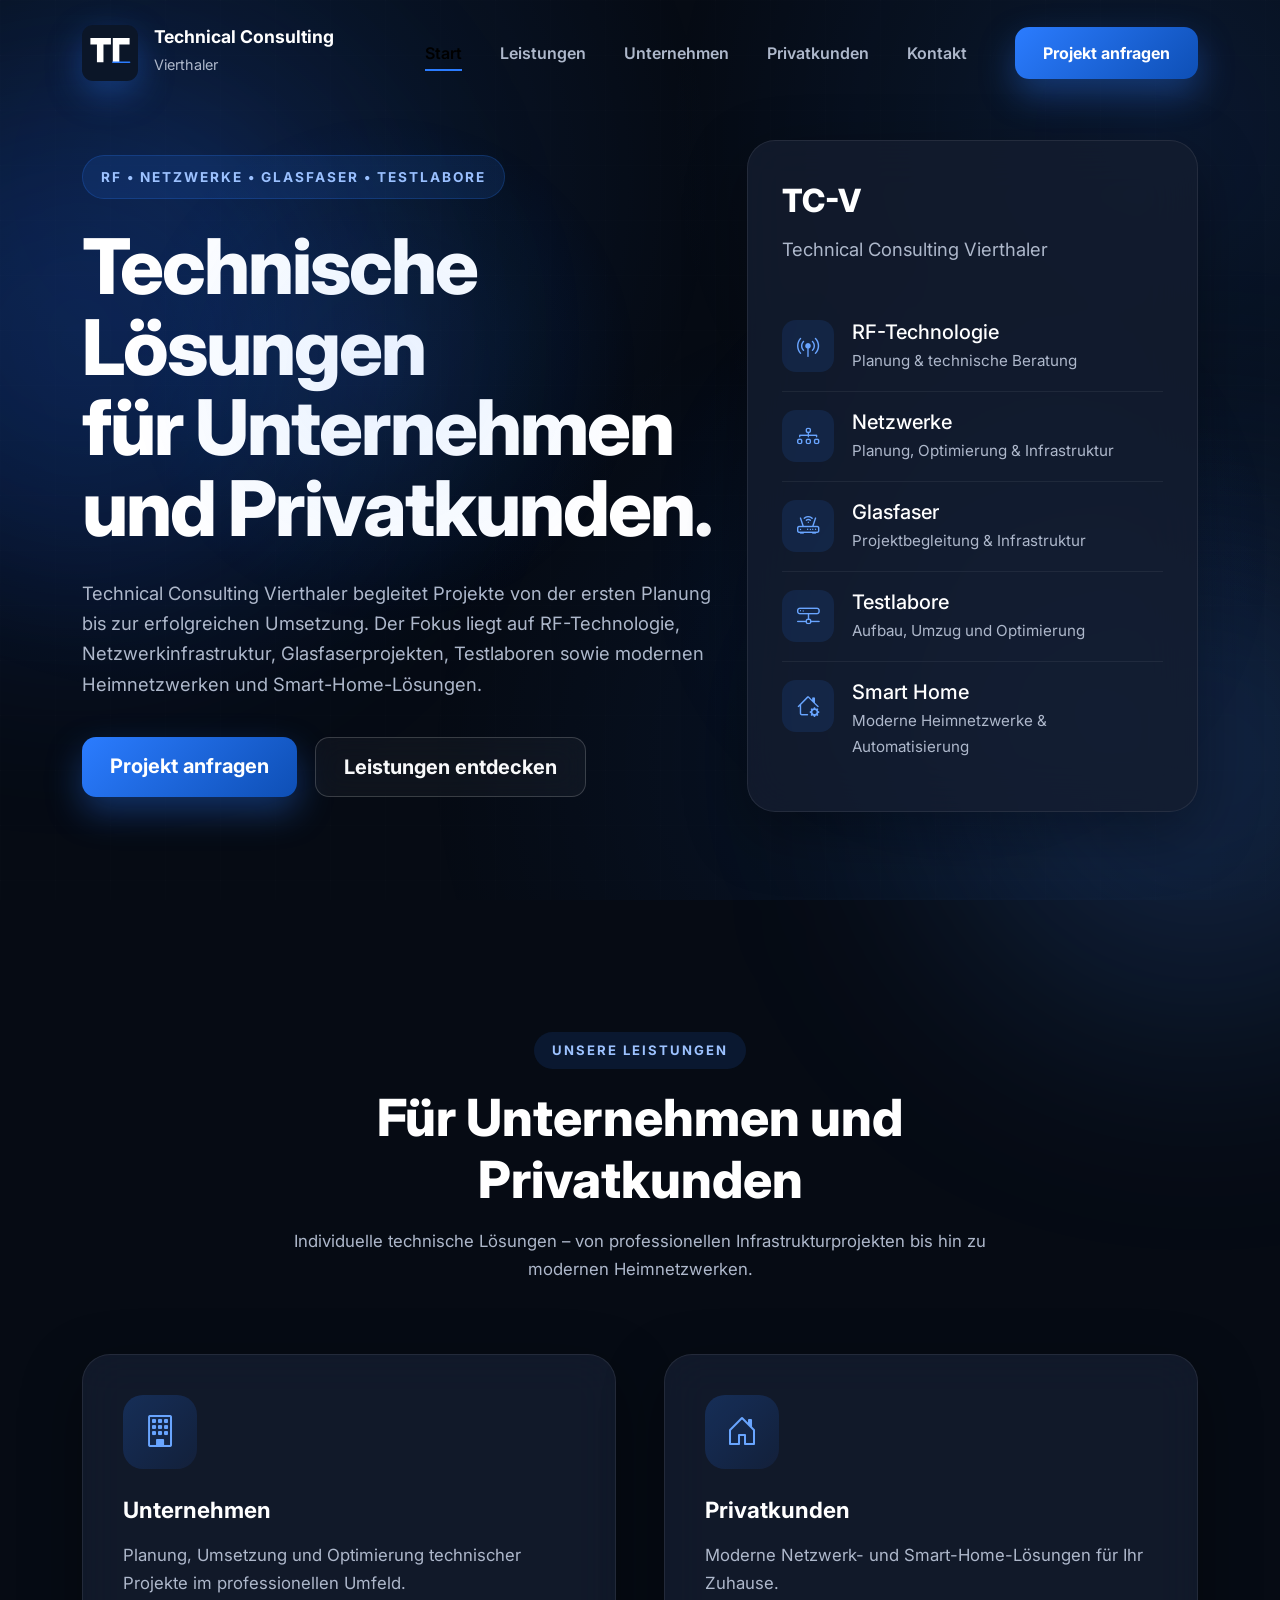
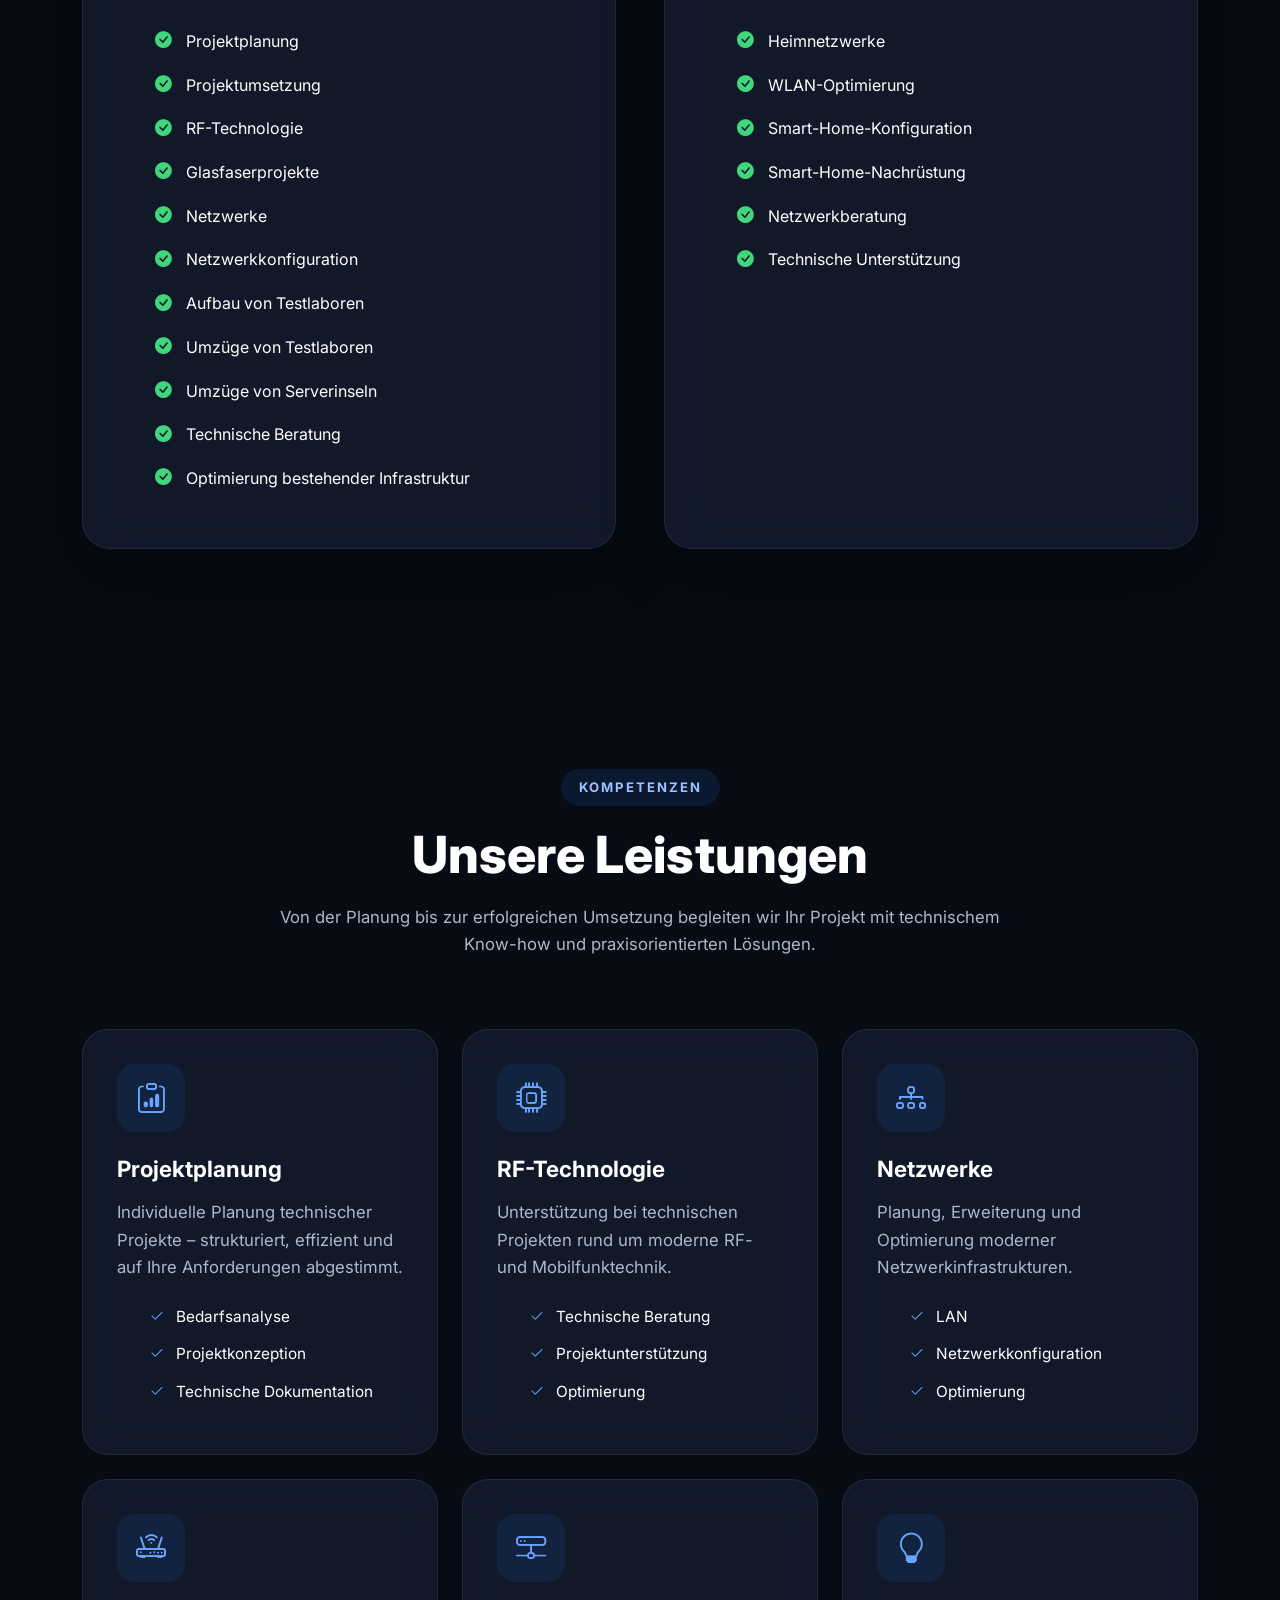
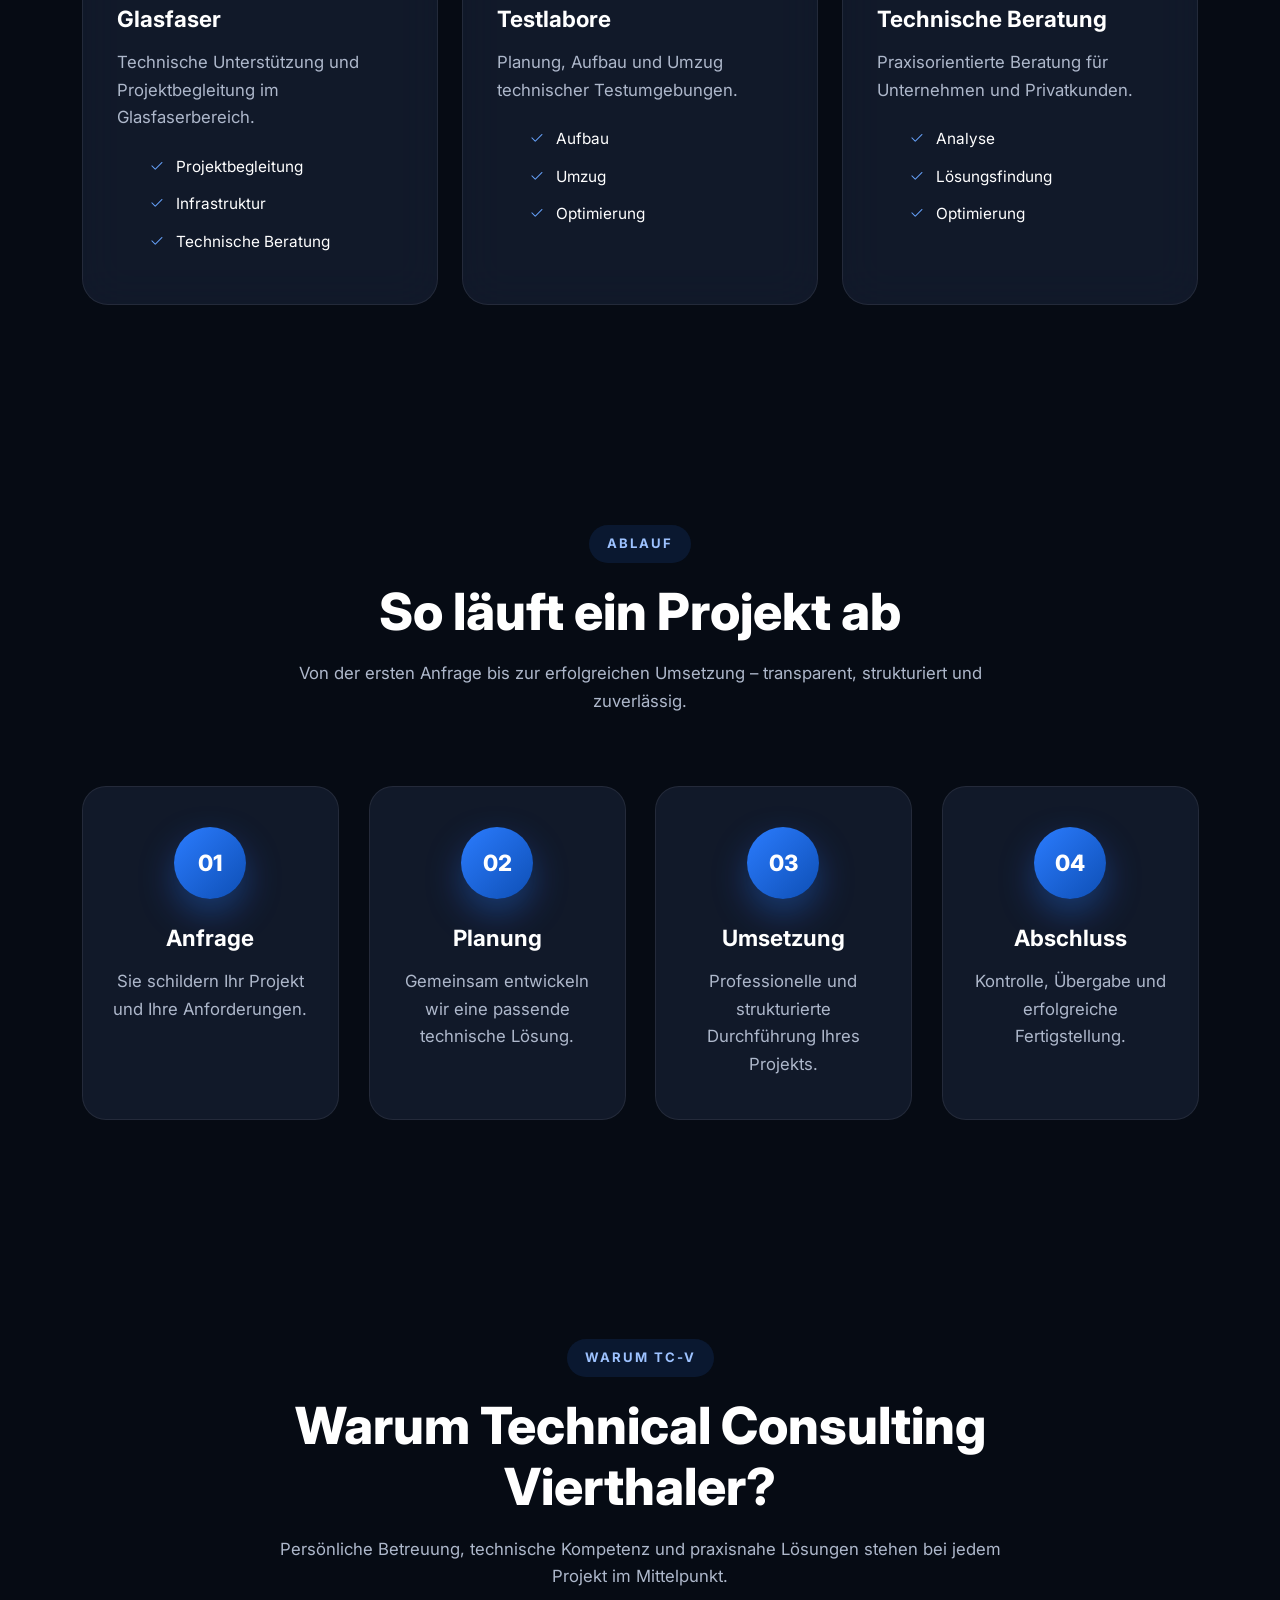
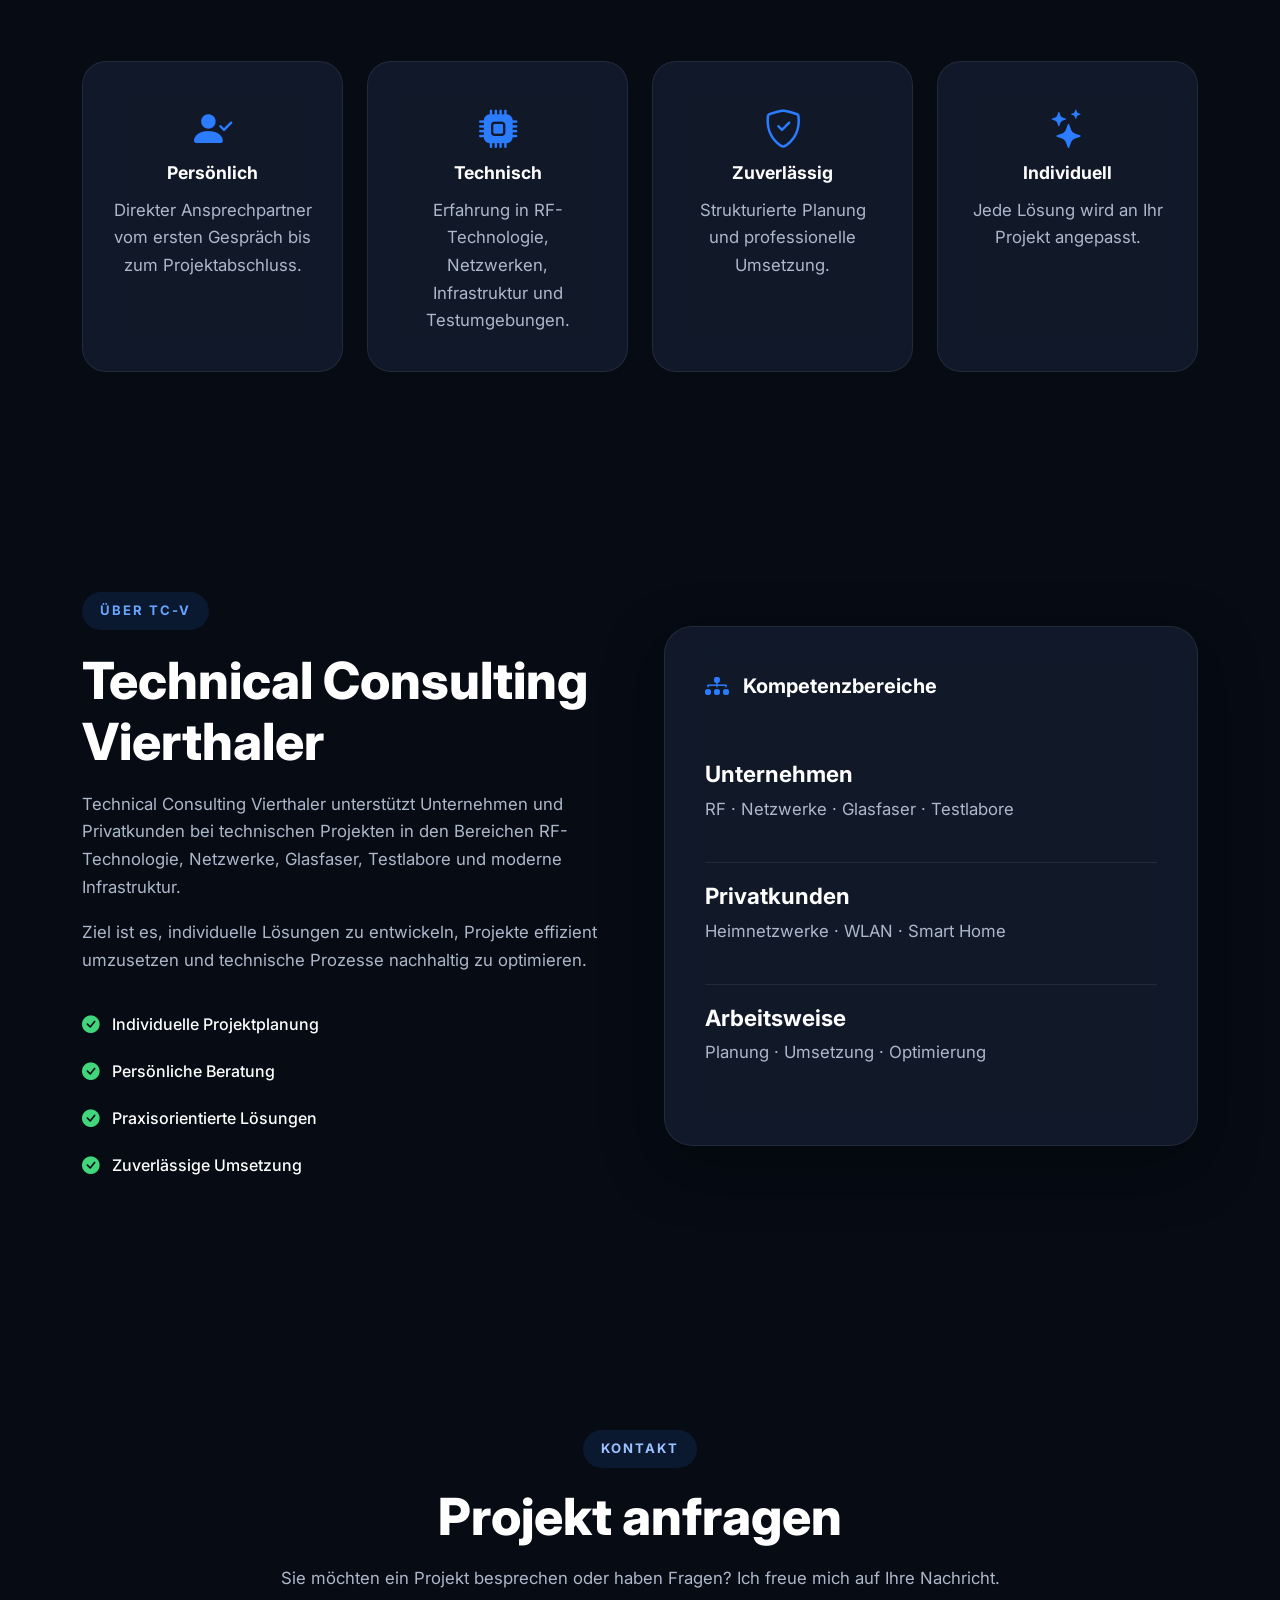
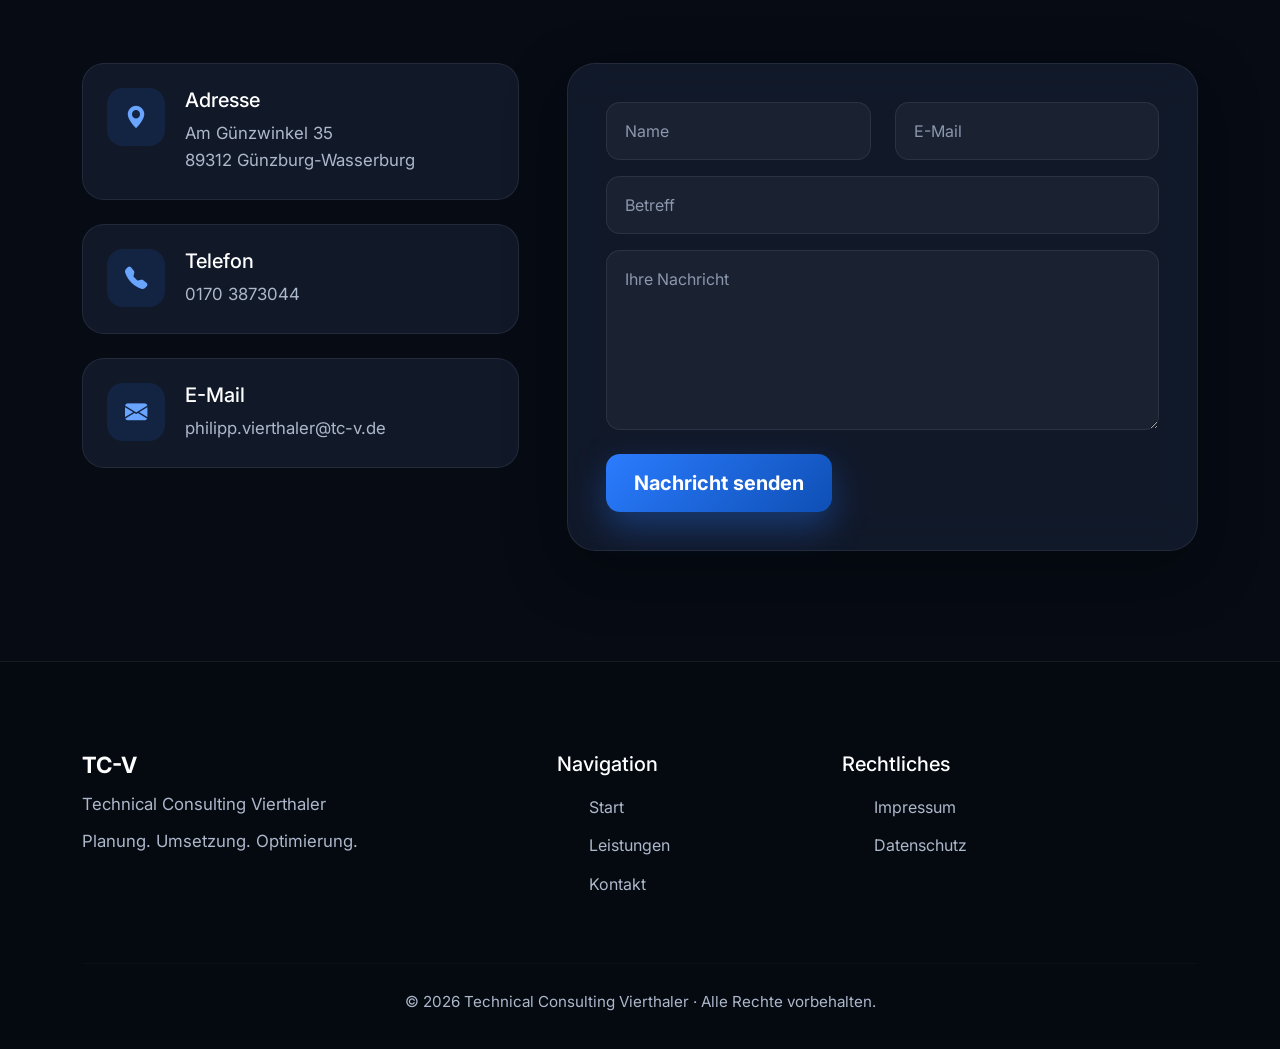
<file: index.html>
<!DOCTYPE html>
<html lang="de">

<head>

    <meta charset="UTF-8">
    <meta name="viewport" content="width=device-width, initial-scale=1.0">

    <title>Technical Consulting Vierthaler | RF · Netzwerke · Glasfaser · Testlabore</title>

    <meta name="description"
        content="Technical Consulting Vierthaler unterstützt Unternehmen und Privatkunden bei RF-Technologie, Netzwerken, Glasfaserprojekten, Testlaboren und technischer Infrastruktur.">

    <meta name="keywords"
        content="RF, Netzwerke, Glasfaser, Testlabore, Smart Home, Netzwerkberatung, Günzburg">

    <meta name="author"
        content="Technical Consulting Vierthaler">

    <meta property="og:title"
        content="Technical Consulting Vierthaler">

    <meta property="og:description"
        content="Planung. Umsetzung. Optimierung.">

    <meta property="og:type"
        content="website">

    <meta property="og:locale"
        content="de_DE">
    <meta property="og:image"
      content="https://tc-v.de/images/og-image.png">

<meta property="og:url"
      content="https://tc-v.de">

<meta name="twitter:card"
      content="summary_large_image">

<meta name="twitter:title"
      content="Technical Consulting Vierthaler">

<meta name="twitter:description"
      content="Planung. Umsetzung. Optimierung.">

<meta name="twitter:image"
      content="https://tc-v.de/images/og-image.png">

    <link rel="preconnect" href="https://fonts.googleapis.com">

    <link rel="preconnect" href="https://fonts.gstatic.com" crossorigin>

    <link href="https://fonts.googleapis.com/css2?family=Inter:wght@300;400;500;600;700;800;900&display=swap"
        rel="stylesheet">
<link rel="icon" type="image/svg+xml" href="images/favicon.svg">

<link rel="icon" type="image/x-icon" href="images/favicon.ico">

<link rel="apple-touch-icon" href="images/apple-touch-icon.png">

<link rel="manifest" href="manifest.webmanifest">
    <link href="https://cdn.jsdelivr.net/npm/bootstrap-icons@1.13.1/font/bootstrap-icons.min.css"
        rel="stylesheet">
<link href="https://cdn.jsdelivr.net/npm/bootstrap@5.3.7/dist/css/bootstrap.min.css" rel="stylesheet">
    <script type="application/ld+json">
{
  "@context": "https://schema.org",
  "@type": "ProfessionalService",
  "name": "Technical Consulting Vierthaler",
  "alternateName": "TC-V",
  "url": "https://tc-v.de",
  "logo": "https://tc-v.de/images/logo.svg",

  "description": "Technische Beratung für RF-Technologie, Netzwerke, Glasfaserprojekte, Testlabore und technische Infrastruktur.",

  "address": {
    "@type": "PostalAddress",
    "streetAddress": "Am Günzwinkel 35",
    "addressLocality": "Günzburg",
    "postalCode": "89312",
    "addressCountry": "DE"
  },

  "areaServed": {
    "@type": "Country",
    "name": "Deutschland"
  },

  "contactPoint": {
    "@type": "ContactPoint",
    "telephone": "+49 170 3873044",
    "contactType": "customer service",
    "availableLanguage": "German"
  },

  "sameAs": []
}
</script>
    <link href="css/style.css"
        rel="stylesheet">

</head>

<body>

<div id="progress-bar"></div>

<div class="background-grid"></div>

<div class="background-glow glow-left"></div>

<div class="background-glow glow-right"></div>

<header>

<nav class="navbar navbar-expand-lg">

<div class="container">

<a class="navbar-brand logo" href="#">

<div class="logo-icon">

<img src="images/logo-icon.svg"
     alt="TC-V Logo">

</div>

<div class="logo-text">

<h4>

Technical Consulting

</h4>

<span>

Vierthaler

</span>

</div>

</a>

<button class="navbar-toggler"
        type="button"
        data-bs-toggle="collapse"
        data-bs-target="#navbar">

<i class="bi bi-list"></i>

</button>

<div class="collapse navbar-collapse justify-content-end"
     id="navbar">

<ul class="navbar-nav align-items-lg-center">

<li class="nav-item">

<a class="nav-link active"
   href="#start">

Start

</a>

</li>

<li class="nav-item">

<a class="nav-link"
   href="#leistungen">

Leistungen

</a>

</li>

<li class="nav-item">

<a class="nav-link"
   href="#unternehmen">

Unternehmen

</a>

</li>

<li class="nav-item">

<a class="nav-link"
   href="#privatkunden">

Privatkunden

</a>

</li>

<li class="nav-item">

<a class="nav-link"
   href="#kontakt">

Kontakt

</a>

</li>

<li class="nav-item ms-lg-4">

<a href="#kontakt"
   class="btn btn-primary">

Projekt anfragen

</a>

</li>

</ul>

</div>

</div>

</nav>

</header>

<main>

<!-- ===================================================== -->
<!-- HERO -->
<!-- ===================================================== -->

<section class="hero" id="start">

<div class="hero-network"></div>

<div class="container">

<div class="row align-items-center gy-5">

<div class="col-lg-7">

<span class="hero-tag">

RF • NETZWERKE • GLASFASER • TESTLABORE

</span>

<h1>

Technische Lösungen<br>

für Unternehmen<br>

und Privatkunden.

</h1>

<p>

Technical Consulting Vierthaler begleitet Projekte von der ersten Planung bis zur erfolgreichen Umsetzung. Der Fokus liegt auf RF-Technologie, Netzwerkinfrastruktur, Glasfaserprojekten, Testlaboren sowie modernen Heimnetzwerken und Smart-Home-Lösungen.

</p>

<div class="hero-buttons">

<a href="#kontakt"
   class="btn btn-primary btn-lg">

Projekt anfragen

</a>

<a href="#leistungen"
   class="btn btn-outline-light btn-lg">

Leistungen entdecken

</a>

</div>

</div>

<div class="col-lg-5">

<div class="hero-card">

<div class="hero-card-header">

<span>

TC-V

</span>

<p>

Technical Consulting Vierthaler

</p>

</div>

<div class="hero-card-body">

<div class="hero-item">

<i class="bi bi-broadcast-pin"></i>

<div>

<h5>RF-Technologie</h5>

<p>Planung & technische Beratung</p>

</div>

</div>

<div class="hero-item">

<i class="bi bi-diagram-3"></i>

<div>

<h5>Netzwerke</h5>

<p>Planung, Optimierung & Infrastruktur</p>

</div>

</div>
<div class="hero-item">

    <i class="bi bi-router"></i>

    <div>

        <h5>Glasfaser</h5>

        <p>Projektbegleitung & Infrastruktur</p>

    </div>

</div>

<div class="hero-item">

    <i class="bi bi-hdd-network"></i>

    <div>

        <h5>Testlabore</h5>

        <p>Aufbau, Umzug und Optimierung</p>

    </div>

</div>

<div class="hero-item">

    <i class="bi bi-house-gear"></i>

    <div>

        <h5>Smart Home</h5>

        <p>Moderne Heimnetzwerke & Automatisierung</p>

    </div>

</div>

</div>

</div>

</div>

</div>

</section>

<!-- ===================================================== -->
<!-- UNTERNEHMEN & PRIVATKUNDEN -->
<!-- ===================================================== -->

<section class="target-section">

<div class="container">

<div class="section-header">

<span>

UNSERE LEISTUNGEN

</span>

<h2>

Für Unternehmen und Privatkunden

</h2>

<p>

Individuelle technische Lösungen – von professionellen Infrastrukturprojekten bis hin zu modernen Heimnetzwerken.

</p>

</div>

<div class="row g-5">

<div class="col-lg-6" id="unternehmen">

<div class="target-card">

<div class="target-icon">

<i class="bi bi-building"></i>

</div>

<h3>

Unternehmen

</h3>

<p>

Planung, Umsetzung und Optimierung technischer Projekte im professionellen Umfeld.

</p>

<ul>

<li>

<i class="bi bi-check-circle-fill"></i>

Projektplanung

</li>

<li>

<i class="bi bi-check-circle-fill"></i>

Projektumsetzung

</li>

<li>

<i class="bi bi-check-circle-fill"></i>

RF-Technologie

</li>

<li>

<i class="bi bi-check-circle-fill"></i>

Glasfaserprojekte

</li>

<li>

<i class="bi bi-check-circle-fill"></i>

Netzwerke

</li>

<li>

<i class="bi bi-check-circle-fill"></i>

Netzwerkkonfiguration

</li>

<li>

<i class="bi bi-check-circle-fill"></i>

Aufbau von Testlaboren

</li>

<li>

<i class="bi bi-check-circle-fill"></i>

Umzüge von Testlaboren

</li>

<li>

<i class="bi bi-check-circle-fill"></i>

Umzüge von Serverinseln

</li>

<li>

<i class="bi bi-check-circle-fill"></i>

Technische Beratung

</li>

<li>

<i class="bi bi-check-circle-fill"></i>

Optimierung bestehender Infrastruktur

</li>

</ul>

</div>

</div>

<div class="col-lg-6" id="privatkunden">

<div class="target-card">

<div class="target-icon">

<i class="bi bi-house-door"></i>

</div>

<h3>

Privatkunden

</h3>

<p>

Moderne Netzwerk- und Smart-Home-Lösungen für Ihr Zuhause.

</p>

<ul>

<li>

<i class="bi bi-check-circle-fill"></i>

Heimnetzwerke

</li>

<li>

<i class="bi bi-check-circle-fill"></i>

WLAN-Optimierung

</li>

<li>

<i class="bi bi-check-circle-fill"></i>

Smart-Home-Konfiguration

</li>

<li>

<i class="bi bi-check-circle-fill"></i>

Smart-Home-Nachrüstung

</li>

<li>

<i class="bi bi-check-circle-fill"></i>

Netzwerkberatung

</li>

<li>

<i class="bi bi-check-circle-fill"></i>

Technische Unterstützung

</li>

</ul>

</div>

</div>

</div>

</div>

</section>

<!-- ===================================================== -->
<!-- LEISTUNGEN -->
<!-- ===================================================== -->

<section id="leistungen" class="services">

<div class="container">

<div class="section-header">

<span>

KOMPETENZEN

</span>

<h2>

Unsere Leistungen

</h2>

<p>

Von der Planung bis zur erfolgreichen Umsetzung begleiten wir Ihr Projekt mit technischem Know-how und praxisorientierten Lösungen.

</p>

</div>

<div class="row g-4">
    <div class="col-lg-4 col-md-6">

    <div class="service-card">

        <div class="service-icon">

            <i class="bi bi-clipboard-data"></i>

        </div>

        <h3>Projektplanung</h3>

        <p>

            Individuelle Planung technischer Projekte – strukturiert,
            effizient und auf Ihre Anforderungen abgestimmt.

        </p>

        <ul>

            <li><i class="bi bi-check2"></i>Bedarfsanalyse</li>
            <li><i class="bi bi-check2"></i>Projektkonzeption</li>
            <li><i class="bi bi-check2"></i>Technische Dokumentation</li>

        </ul>

    </div>

</div>

<div class="col-lg-4 col-md-6">

    <div class="service-card">

        <div class="service-icon">

            <i class="bi bi-cpu"></i>

        </div>

        <h3>RF-Technologie</h3>

        <p>

            Unterstützung bei technischen Projekten rund um
            moderne RF- und Mobilfunktechnik.

        </p>

        <ul>

            <li><i class="bi bi-check2"></i>Technische Beratung</li>
            <li><i class="bi bi-check2"></i>Projektunterstützung</li>
            <li><i class="bi bi-check2"></i>Optimierung</li>

        </ul>

    </div>

</div>

<div class="col-lg-4 col-md-6">

    <div class="service-card">

        <div class="service-icon">

            <i class="bi bi-diagram-3"></i>

        </div>

        <h3>Netzwerke</h3>

        <p>

            Planung, Erweiterung und Optimierung moderner
            Netzwerkinfrastrukturen.

        </p>

        <ul>

            <li><i class="bi bi-check2"></i>LAN</li>
            <li><i class="bi bi-check2"></i>Netzwerkkonfiguration</li>
            <li><i class="bi bi-check2"></i>Optimierung</li>

        </ul>

    </div>

</div>

<div class="col-lg-4 col-md-6">

    <div class="service-card">

        <div class="service-icon">

            <i class="bi bi-router"></i>

        </div>

        <h3>Glasfaser</h3>

        <p>

            Technische Unterstützung und Projektbegleitung
            im Glasfaserbereich.

        </p>

        <ul>

            <li><i class="bi bi-check2"></i>Projektbegleitung</li>
            <li><i class="bi bi-check2"></i>Infrastruktur</li>
            <li><i class="bi bi-check2"></i>Technische Beratung</li>

        </ul>

    </div>

</div>

<div class="col-lg-4 col-md-6">

    <div class="service-card">

        <div class="service-icon">

            <i class="bi bi-hdd-network"></i>

        </div>

        <h3>Testlabore</h3>

        <p>

            Planung, Aufbau und Umzug technischer
            Testumgebungen.

        </p>

        <ul>

            <li><i class="bi bi-check2"></i>Aufbau</li>
            <li><i class="bi bi-check2"></i>Umzug</li>
            <li><i class="bi bi-check2"></i>Optimierung</li>

        </ul>

    </div>

</div>

<div class="col-lg-4 col-md-6">

    <div class="service-card">

        <div class="service-icon">

            <i class="bi bi-lightbulb"></i>

        </div>

        <h3>Technische Beratung</h3>

        <p>

            Praxisorientierte Beratung für Unternehmen
            und Privatkunden.

        </p>

        <ul>

            <li><i class="bi bi-check2"></i>Analyse</li>
            <li><i class="bi bi-check2"></i>Lösungsfindung</li>
            <li><i class="bi bi-check2"></i>Optimierung</li>

        </ul>

    </div>

</div>

</div>

</div>

</section>

<!-- ===================================================== -->
<!-- PROJEKTABLAUF -->
<!-- ===================================================== -->

<section class="workflow">

<div class="container">

<div class="section-header">

<span>

ABLAUF

</span>

<h2>

So läuft ein Projekt ab

</h2>

<p>

Von der ersten Anfrage bis zur erfolgreichen Umsetzung –
transparent, strukturiert und zuverlässig.

</p>

</div>

<div class="workflow-grid">

<div class="workflow-card">

<div class="workflow-number">

01

</div>

<h3>

Anfrage

</h3>

<p>

Sie schildern Ihr Projekt und Ihre Anforderungen.

</p>

</div>

<div class="workflow-card">

<div class="workflow-number">

02

</div>

<h3>

Planung

</h3>

<p>

Gemeinsam entwickeln wir eine passende technische Lösung.

</p>

</div>

<div class="workflow-card">

<div class="workflow-number">

03

</div>

<h3>

Umsetzung

</h3>

<p>

Professionelle und strukturierte Durchführung Ihres Projekts.

</p>

</div>

<div class="workflow-card">

<div class="workflow-number">

04

</div>

<h3>

Abschluss

</h3>

<p>

Kontrolle, Übergabe und erfolgreiche Fertigstellung.

</p>

</div>

</div>

</div>

</section>
<!-- ===================================================== -->
<!-- WARUM TC-V -->
<!-- ===================================================== -->

<section class="why-us">

    <div class="container">

        <div class="section-header">

            <span>WARUM TC-V</span>

            <h2>Warum Technical Consulting Vierthaler?</h2>

            <p>

                Persönliche Betreuung, technische Kompetenz und praxisnahe
                Lösungen stehen bei jedem Projekt im Mittelpunkt.

            </p>

        </div>

        <div class="row g-4">

            <div class="col-lg-3 col-md-6">

                <div class="feature-card">

                    <i class="bi bi-person-check-fill"></i>

                    <h4>Persönlich</h4>

                    <p>

                        Direkter Ansprechpartner vom ersten Gespräch bis zum
                        Projektabschluss.

                    </p>

                </div>

            </div>

            <div class="col-lg-3 col-md-6">

                <div class="feature-card">

                    <i class="bi bi-cpu-fill"></i>

                    <h4>Technisch</h4>

                    <p>

                        Erfahrung in RF-Technologie, Netzwerken,
                        Infrastruktur und Testumgebungen.

                    </p>

                </div>

            </div>

            <div class="col-lg-3 col-md-6">

                <div class="feature-card">

                    <i class="bi bi-shield-check"></i>

                    <h4>Zuverlässig</h4>

                    <p>

                        Strukturierte Planung und professionelle Umsetzung.

                    </p>

                </div>

            </div>

            <div class="col-lg-3 col-md-6">

                <div class="feature-card">

                    <i class="bi bi-stars"></i>

                    <h4>Individuell</h4>

                    <p>

                        Jede Lösung wird an Ihr Projekt angepasst.

                    </p>

                </div>

            </div>

        </div>

    </div>

</section>

<!-- ===================================================== -->
<!-- ÜBER TC-V -->
<!-- ===================================================== -->

<section class="about">

    <div class="container">

        <div class="row align-items-center g-5">

            <div class="col-lg-6">

                <span class="section-badge">

                    ÜBER TC-V

                </span>

                <h2>

                    Technical Consulting Vierthaler

                </h2>

                <p>

                    Technical Consulting Vierthaler unterstützt Unternehmen
                    und Privatkunden bei technischen Projekten in den Bereichen
                    RF-Technologie, Netzwerke, Glasfaser, Testlabore und moderne
                    Infrastruktur.

                </p>

                <p>

                    Ziel ist es, individuelle Lösungen zu entwickeln,
                    Projekte effizient umzusetzen und technische Prozesse
                    nachhaltig zu optimieren.

                </p>

                <div class="about-features">

                    <div class="about-feature">

                        <i class="bi bi-check-circle-fill"></i>

                        Individuelle Projektplanung

                    </div>

                    <div class="about-feature">

                        <i class="bi bi-check-circle-fill"></i>

                        Persönliche Beratung

                    </div>

                    <div class="about-feature">

                        <i class="bi bi-check-circle-fill"></i>

                        Praxisorientierte Lösungen

                    </div>

                    <div class="about-feature">

                        <i class="bi bi-check-circle-fill"></i>

                        Zuverlässige Umsetzung

                    </div>

                </div>

            </div>

            <div class="col-lg-6">

                <div class="about-card">

                    <div class="about-card-header">

                        <i class="bi bi-diagram-3-fill"></i>

                        Kompetenzbereiche

                    </div>

                    <div class="about-stat">

                        <h3>Unternehmen</h3>

                        <p>RF · Netzwerke · Glasfaser · Testlabore</p>

                    </div>

                    <div class="about-stat">

                        <h3>Privatkunden</h3>

                        <p>Heimnetzwerke · WLAN · Smart Home</p>

                    </div>

                    <div class="about-stat">

                        <h3>Arbeitsweise</h3>

                        <p>Planung · Umsetzung · Optimierung</p>

                    </div>

                </div>

            </div>

        </div>

    </div>

</section>

<!-- ===================================================== -->
<!-- KONTAKT -->
<!-- ===================================================== -->

<section id="kontakt" class="contact">
<div id="form-message"></div>
    <div class="container">

        <div class="section-header">

            <span>KONTAKT</span>

            <h2>Projekt anfragen</h2>

            <p>

                Sie möchten ein Projekt besprechen oder haben Fragen?
                Ich freue mich auf Ihre Nachricht.

            </p>

        </div>

        <div class="row g-5">

            <div class="col-lg-5">

                <div class="contact-info">

                    <div class="contact-item">

                        <i class="bi bi-geo-alt-fill"></i>

                        <div>

                            <h5>Adresse</h5>

                            <p>

                                Am Günzwinkel 35<br>
                                89312 Günzburg-Wasserburg

                            </p>

                        </div>

                    </div>

                    <div class="contact-item">

                        <i class="bi bi-telephone-fill"></i>

                        <div>

                            <h5>Telefon</h5>

                            <p>

                                0170 3873044

                            </p>

                        </div>

                    </div>

                    <div class="contact-item">

                        <i class="bi bi-envelope-fill"></i>

                        <div>

                            <h5>E-Mail</h5>

                            <p>

                                philipp.vierthaler@tc-v.de

                            </p>

                        </div>

                    </div>

                </div>

            </div>

            <div class="col-lg-7">

                <form class="contact-form" action="php/contact.php" method="POST">

                    <div class="row">

                        <div class="col-md-6">

                            <input
                                type="text"
                                class="form-control"
                                name="name"
                                placeholder="Name"
                                required>

                        </div>

                        <div class="col-md-6">

                            <input
                                type="email"
                                class="form-control"
                                name="email"
                                placeholder="E-Mail"
                                required>

                        </div>

                    </div>

                    <input
                        type="text"
                        class="form-control mt-3"
                        name="subject"
                        placeholder="Betreff"
                        required>

                    <textarea
                        class="form-control mt-3"
                        rows="6"
                        name="message"
                        placeholder="Ihre Nachricht"
                        required></textarea>

                    <button
                        class="btn btn-primary btn-lg mt-4"
                        type="submit">

                        Nachricht senden

                    </button>

                </form>

            </div>

        </div>

    </div>

</section>

<!-- ===================================================== -->
<!-- FOOTER -->
<!-- ===================================================== -->

<footer>

    <div class="container">

        <div class="row gy-4">

            <div class="col-lg-5">

                <h3>TC-V</h3>

                <p>

                    Technical Consulting Vierthaler

                </p>

                <p>

                    Planung. Umsetzung. Optimierung.

                </p>

            </div>

            <div class="col-lg-3">

                <h5>Navigation</h5>

                <ul>

                    <li><a href="#start">Start</a></li>
                    <li><a href="#leistungen">Leistungen</a></li>
                    <li><a href="#kontakt">Kontakt</a></li>

                </ul>

            </div>

            <div class="col-lg-4">

                <h5>Rechtliches</h5>

                <ul>

                    <li><a href="impressum.html">Impressum</a></li>
                    <li><a href="datenschutz.html">Datenschutz</a></li>

                </ul>

            </div>

        </div>

        <hr>

        <div class="footer-bottom">

            <p>

                © 2026 Technical Consulting Vierthaler · Alle Rechte vorbehalten.

            </p>

        </div>

    </div>

</footer>

</main>

<script src="https://cdn.jsdelivr.net/npm/bootstrap@5.3.7/dist/js/bootstrap.bundle.min.js"></script>

<script src="js/script.js"></script>

</body>

</html>
</file>
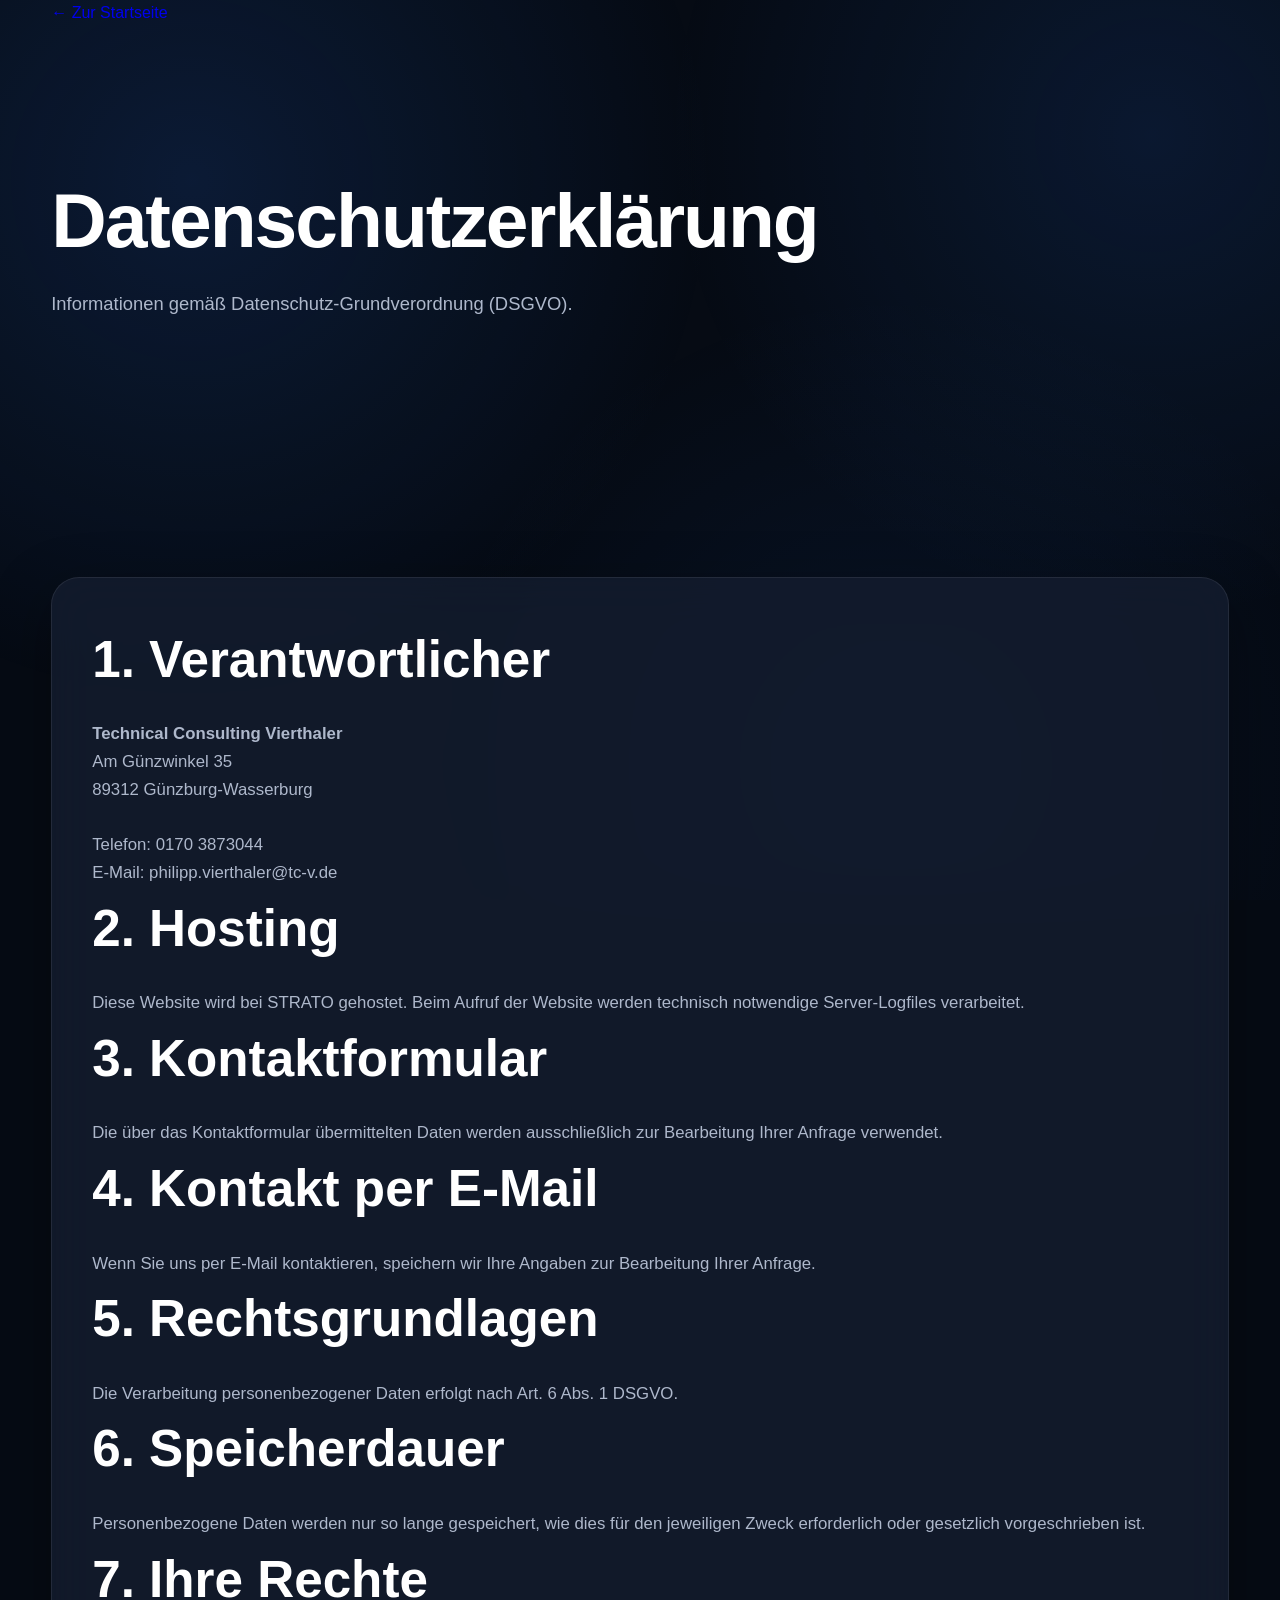
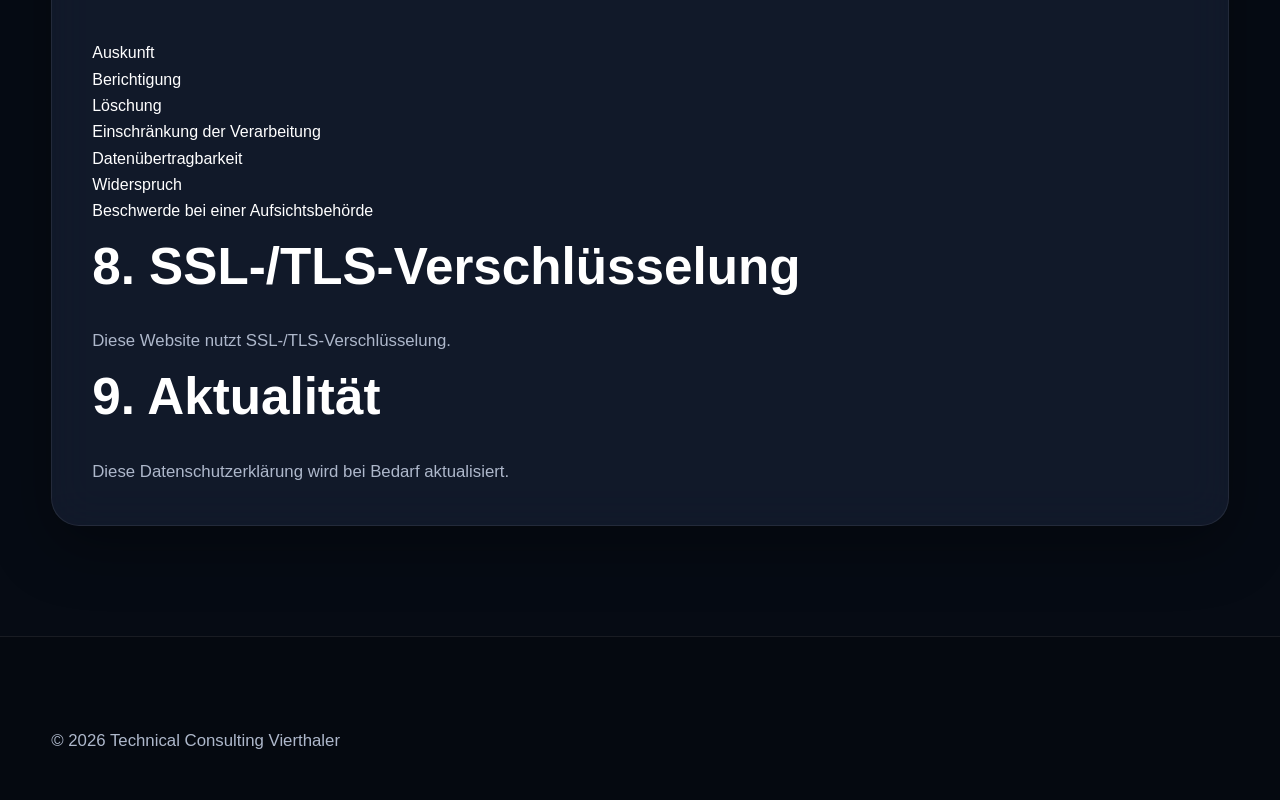
<file: datenschutz.html>
<!DOCTYPE html>
<html lang="de">
<head>
<meta charset="UTF-8">
<meta name="viewport" content="width=device-width, initial-scale=1.0">
<title>Datenschutz | Technical Consulting Vierthaler</title>
<meta name="description" content="Datenschutzerklärung der Technical Consulting Vierthaler.">
<link href="css/style.css" rel="stylesheet">
</head>
<body>
<header><div class="container"><a href="index.html">← Zur Startseite</a></div></header>
<section class="hero" style="min-height:40vh;padding-top:180px;">
<div class="container">
<h1>Datenschutzerklärung</h1>
<p>Informationen gemäß Datenschutz-Grundverordnung (DSGVO).</p>
</div>
</section>
<section>
<div class="container">
<div class="about-card">
<h2>1. Verantwortlicher</h2>
<p><strong>Technical Consulting Vierthaler</strong><br>
Am Günzwinkel 35<br>
89312 Günzburg-Wasserburg<br><br>
Telefon: 0170 3873044<br>
E-Mail: philipp.vierthaler@tc-v.de</p>

<h2>2. Hosting</h2>
<p>Diese Website wird bei STRATO gehostet. Beim Aufruf der Website werden technisch notwendige Server-Logfiles verarbeitet.</p>

<h2>3. Kontaktformular</h2>
<p>Die über das Kontaktformular übermittelten Daten werden ausschließlich zur Bearbeitung Ihrer Anfrage verwendet.</p>

<h2>4. Kontakt per E-Mail</h2>
<p>Wenn Sie uns per E-Mail kontaktieren, speichern wir Ihre Angaben zur Bearbeitung Ihrer Anfrage.</p>

<h2>5. Rechtsgrundlagen</h2>
<p>Die Verarbeitung personenbezogener Daten erfolgt nach Art. 6 Abs. 1 DSGVO.</p>

<h2>6. Speicherdauer</h2>
<p>Personenbezogene Daten werden nur so lange gespeichert, wie dies für den jeweiligen Zweck erforderlich oder gesetzlich vorgeschrieben ist.</p>

<h2>7. Ihre Rechte</h2>
<ul>
<li>Auskunft</li>
<li>Berichtigung</li>
<li>Löschung</li>
<li>Einschränkung der Verarbeitung</li>
<li>Datenübertragbarkeit</li>
<li>Widerspruch</li>
<li>Beschwerde bei einer Aufsichtsbehörde</li>
</ul>

<h2>8. SSL-/TLS-Verschlüsselung</h2>
<p>Diese Website nutzt SSL-/TLS-Verschlüsselung.</p>

<h2>9. Aktualität</h2>
<p>Diese Datenschutzerklärung wird bei Bedarf aktualisiert.</p>
</div>
</div>
</section>
<footer><div class="container"><p>© 2026 Technical Consulting Vierthaler</p></div></footer>
<script src="js/script.js"></script>
</body>
</html>
</file>
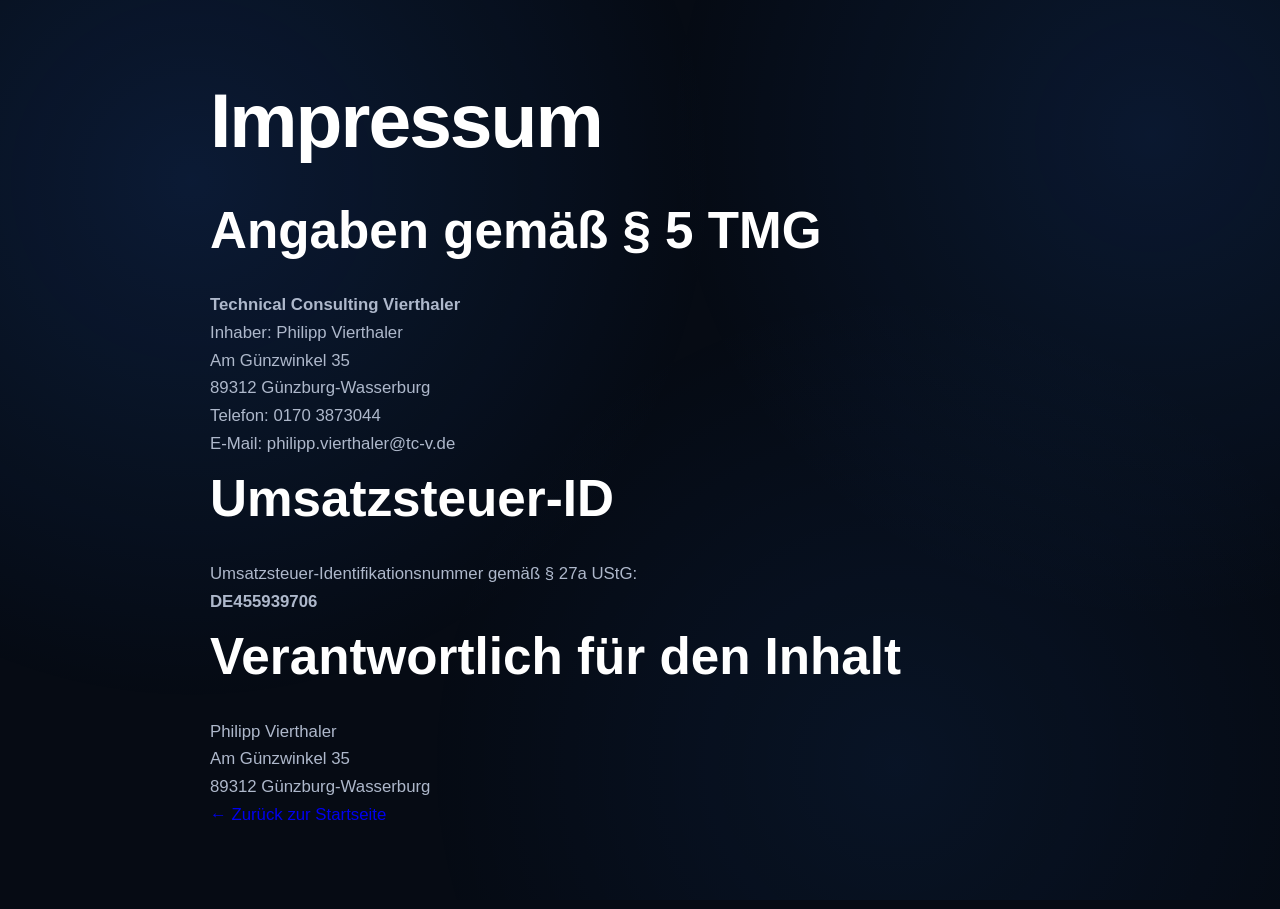
<file: impressum.html>
<!DOCTYPE html>
<html lang="de">
<head>
<meta charset="UTF-8">
<meta name="viewport" content="width=device-width, initial-scale=1.0">
<title>Impressum | Technical Consulting Vierthaler</title>
<meta name="robots" content="noindex">
<link rel="stylesheet" href="css/style.css">
</head>
<body>

<main class="container" style="padding:80px 20px;max-width:900px;margin:auto;">
<h1>Impressum</h1>

<h2>Angaben gemäß § 5 TMG</h2>

<p>
<strong>Technical Consulting Vierthaler</strong><br>
Inhaber: Philipp Vierthaler<br>
Am Günzwinkel 35<br>
89312 Günzburg-Wasserburg
</p>

<p>
Telefon: 0170 3873044<br>
E-Mail: philipp.vierthaler@tc-v.de
</p>

<h2>Umsatzsteuer-ID</h2>

<p>Umsatzsteuer-Identifikationsnummer gemäß § 27a UStG:</p>
<p><strong>DE455939706</strong></p>

<h2>Verantwortlich für den Inhalt</h2>

<p>
Philipp Vierthaler<br>
Am Günzwinkel 35<br>
89312 Günzburg-Wasserburg
</p>

<p><a href="index.html">← Zurück zur Startseite</a></p>

</main>

<script src="js/script.js"></script>
</body>
</html>
</file>
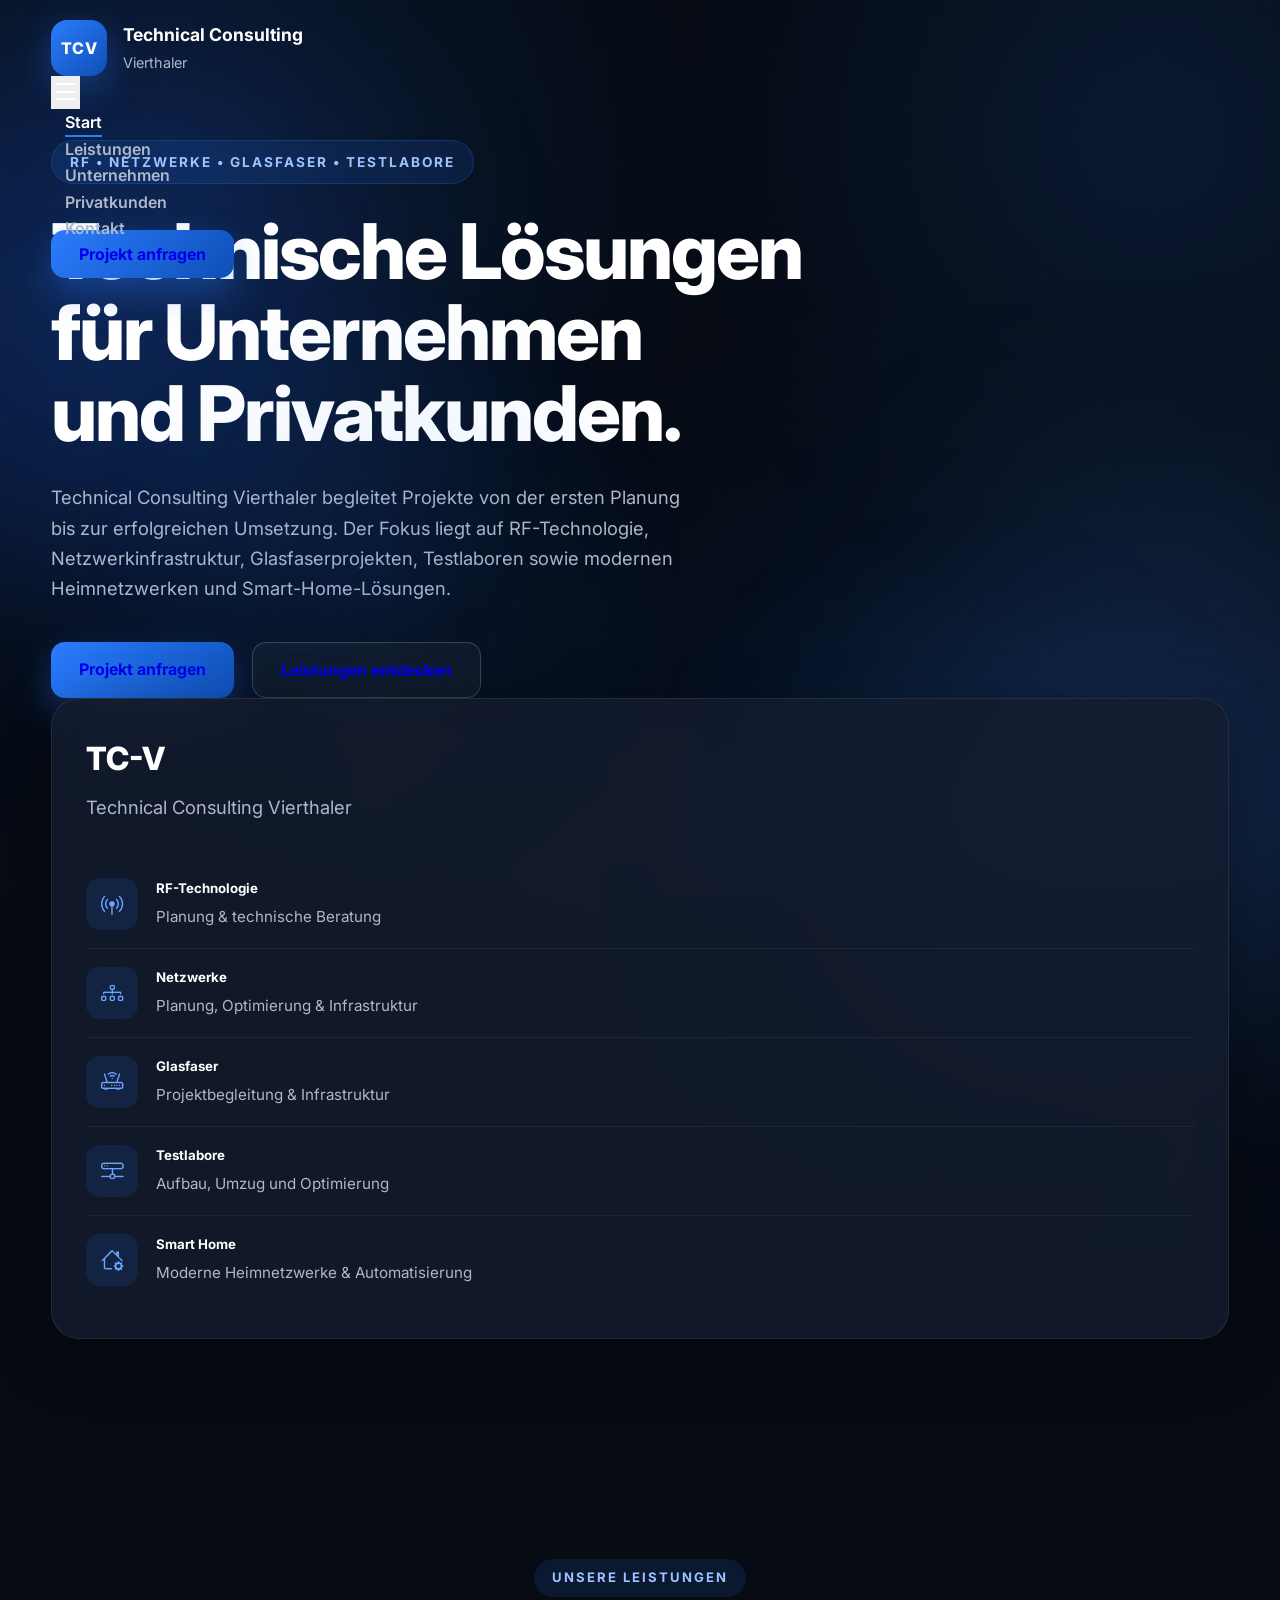
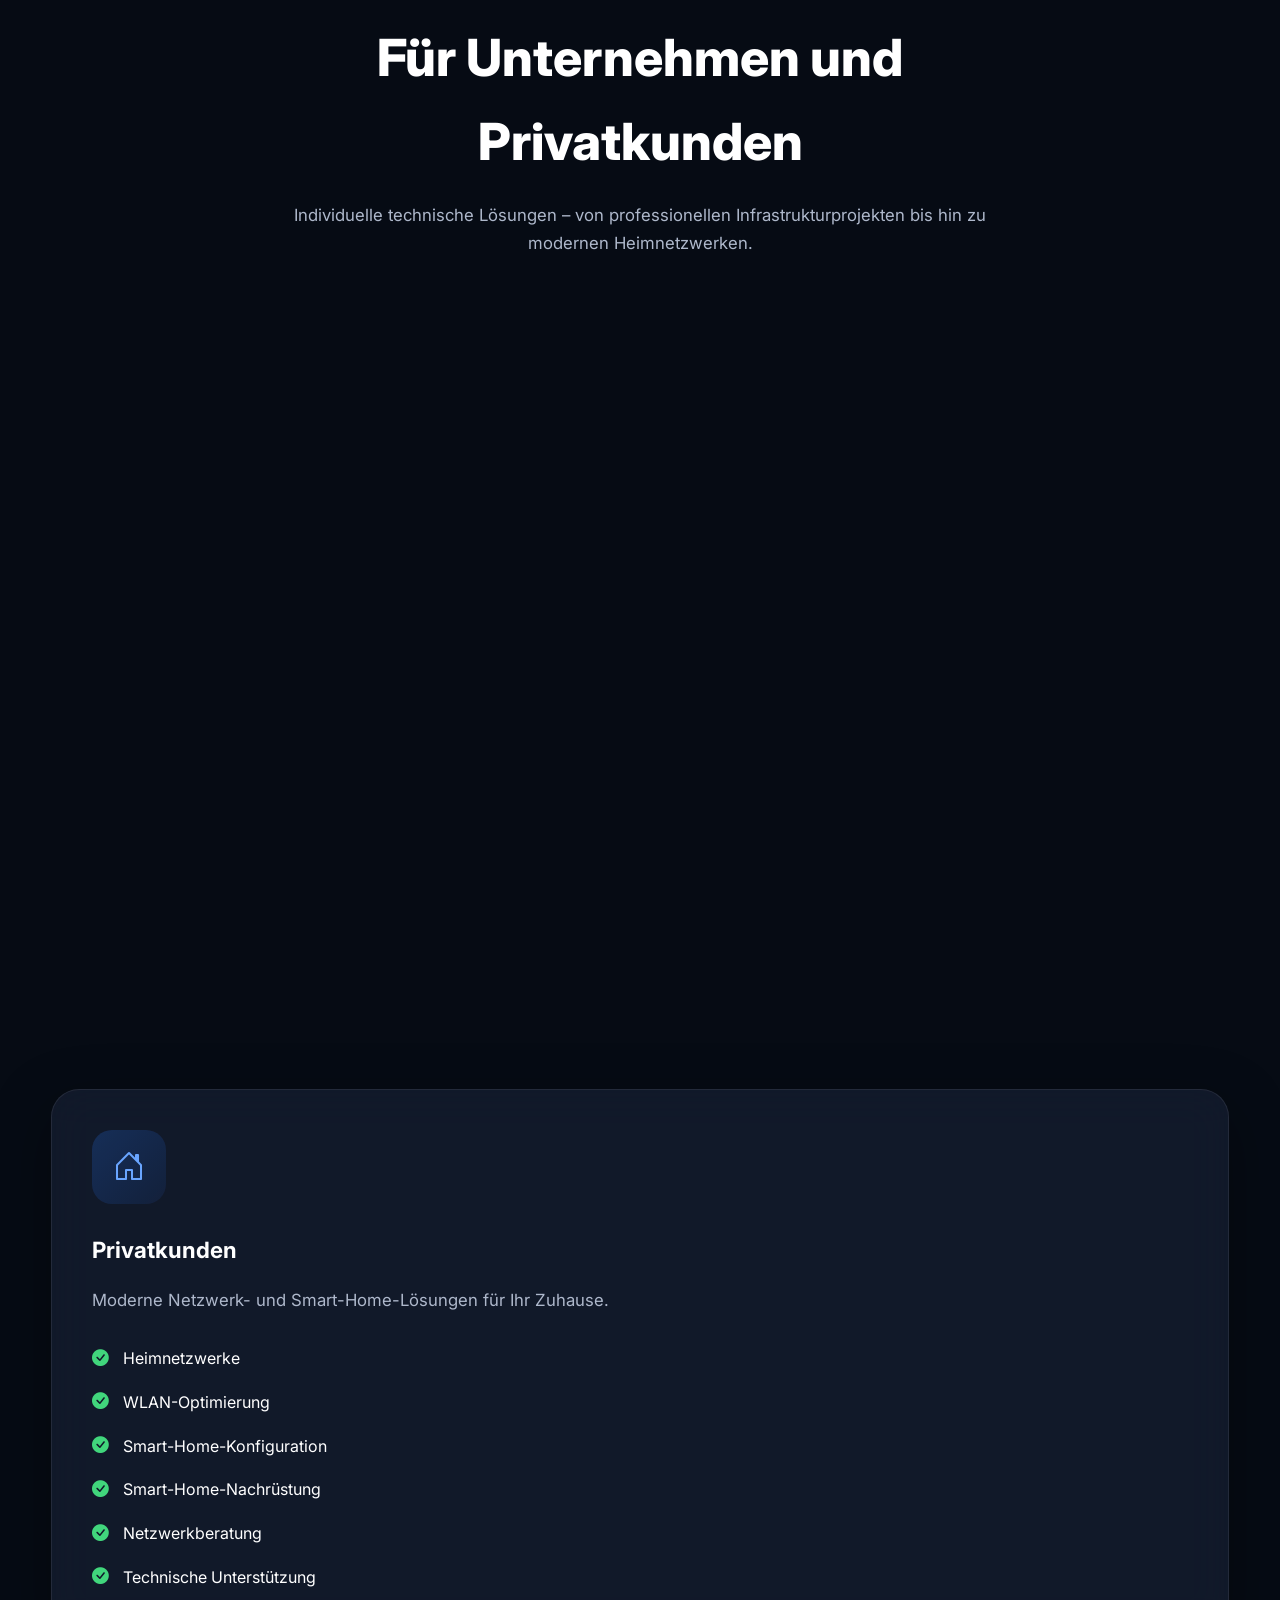
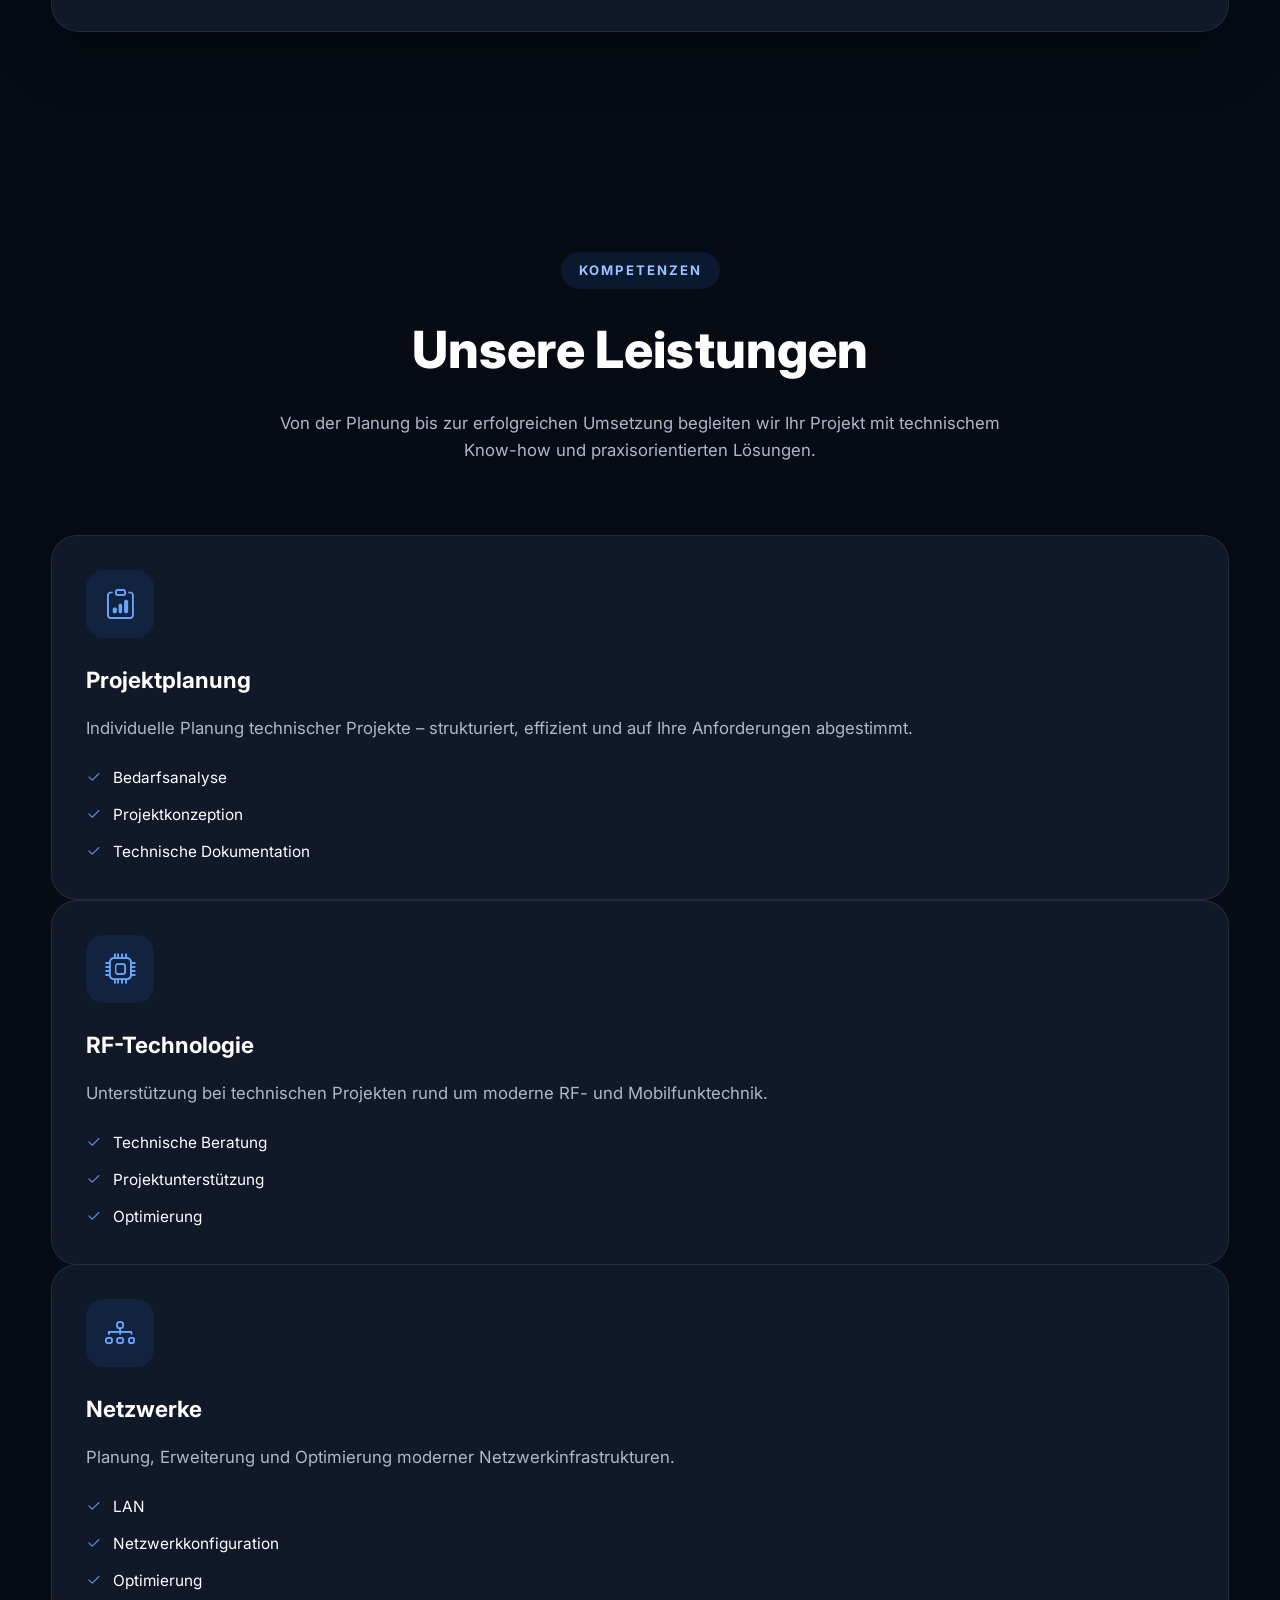
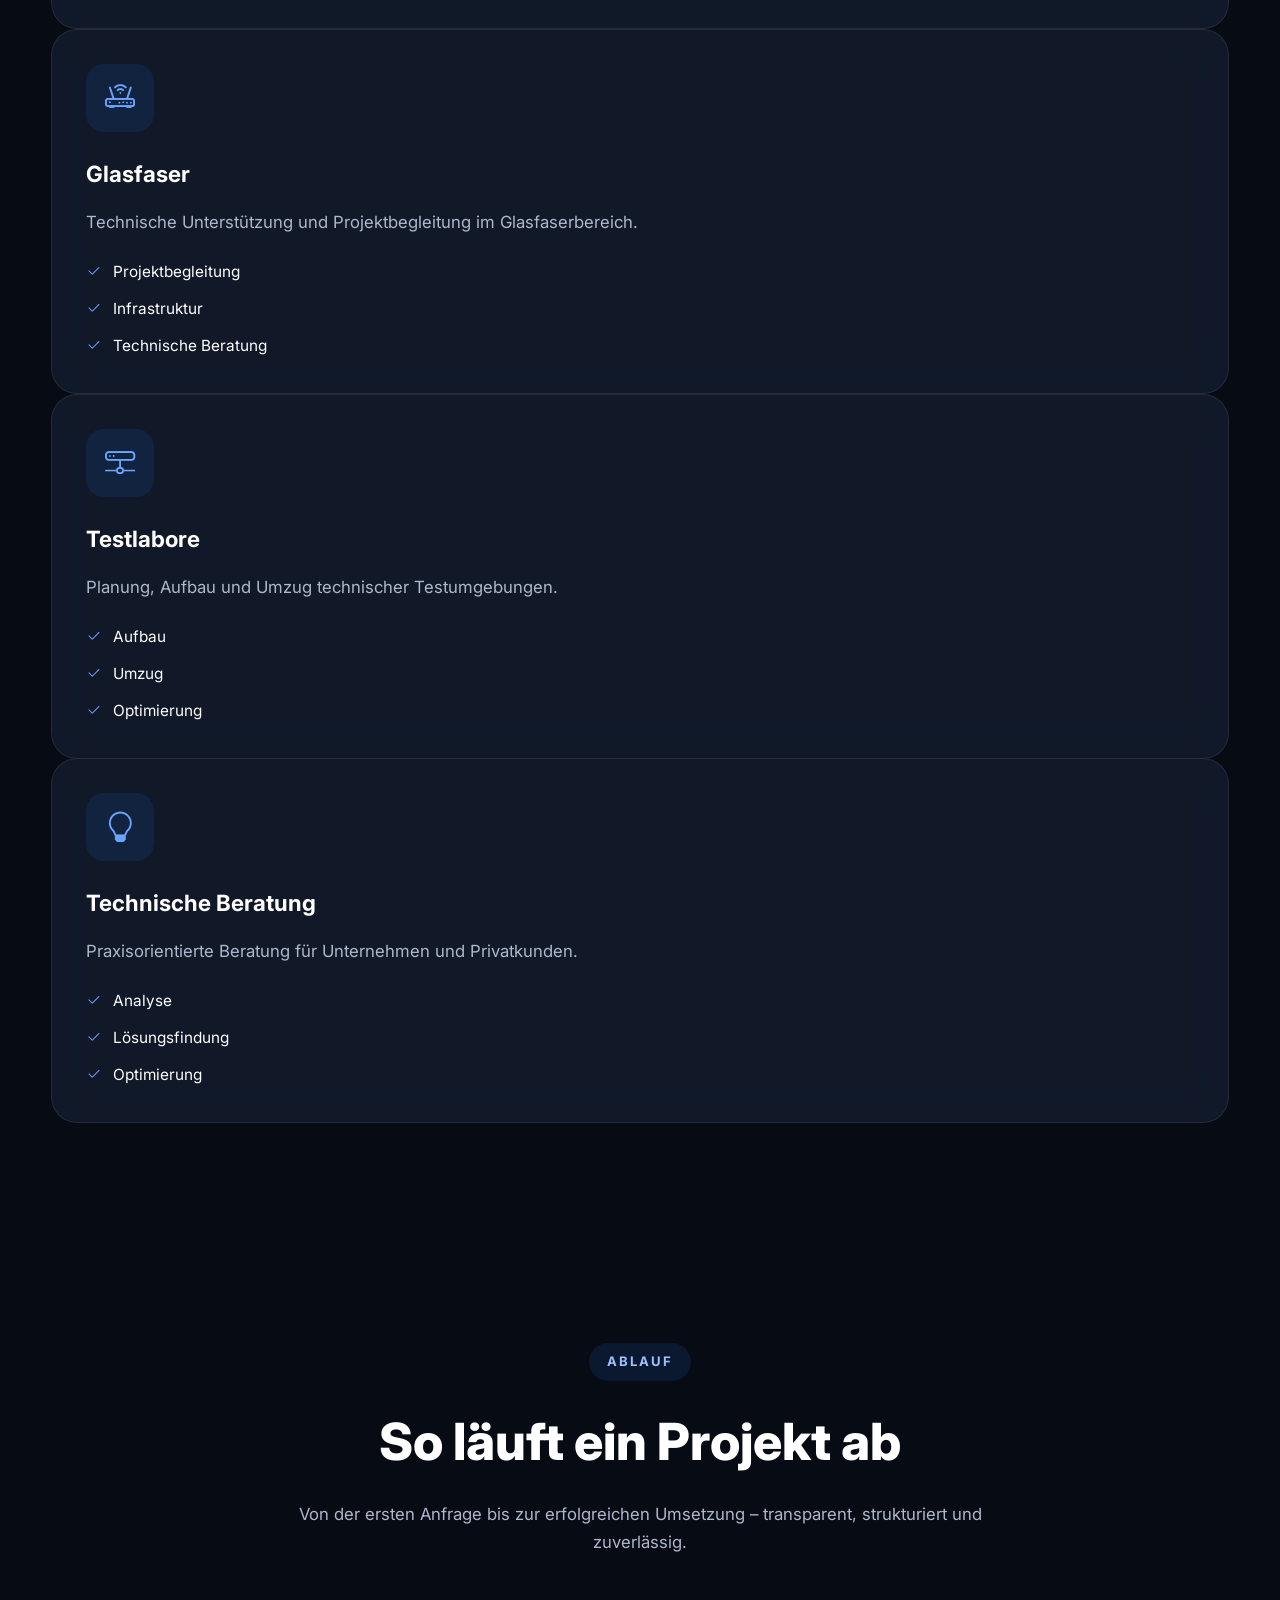
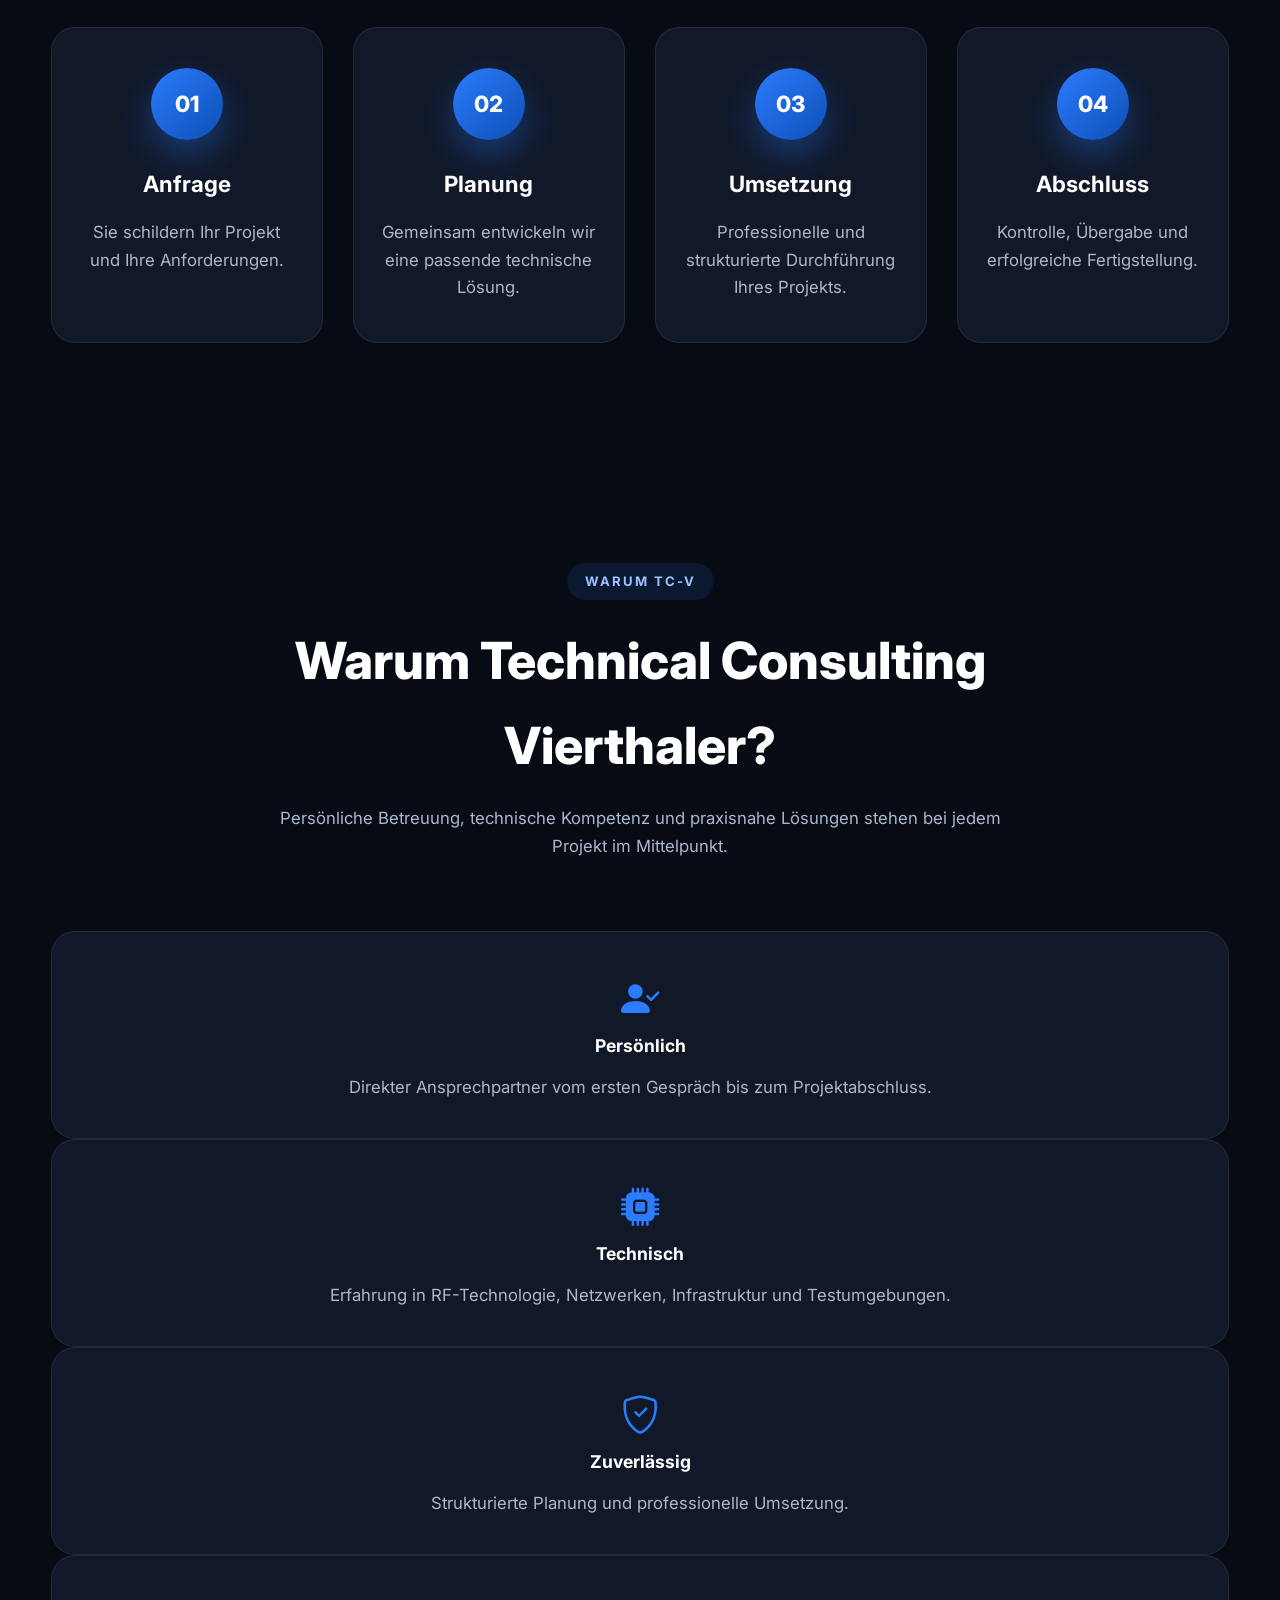
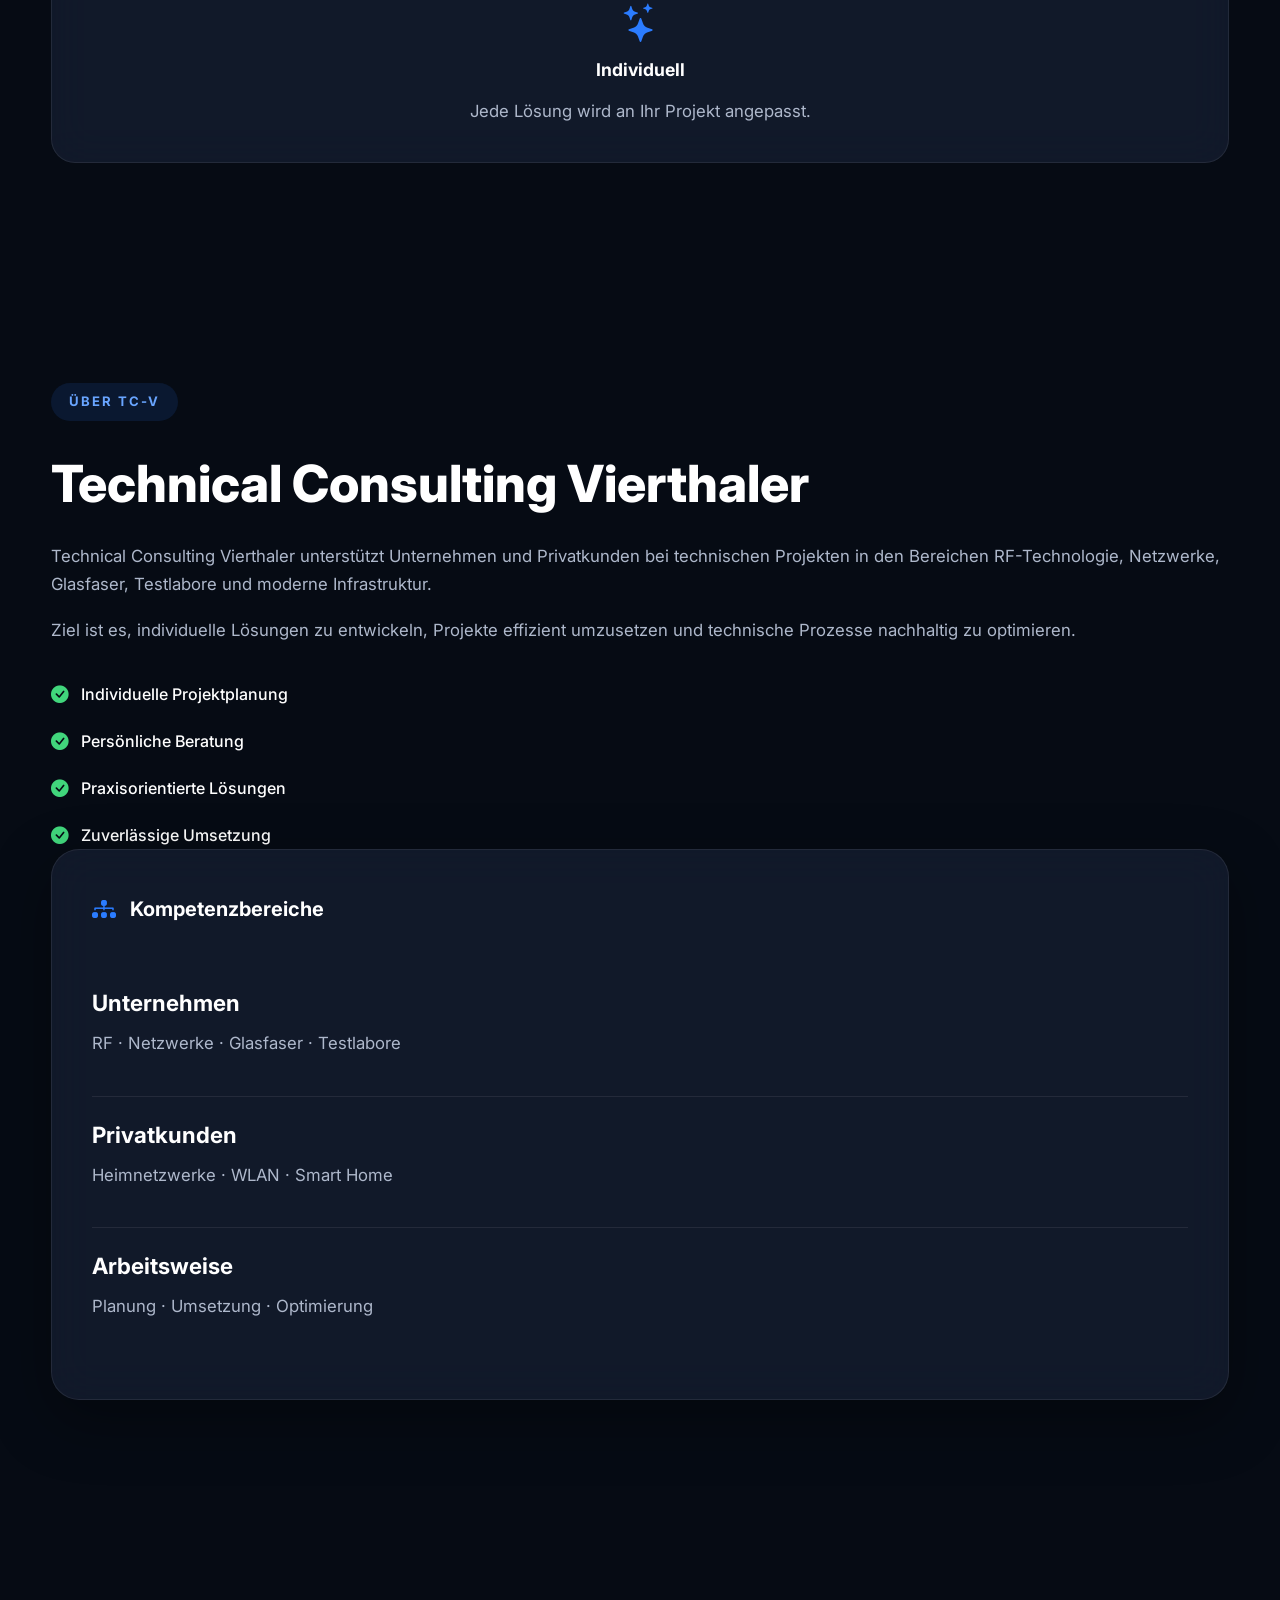
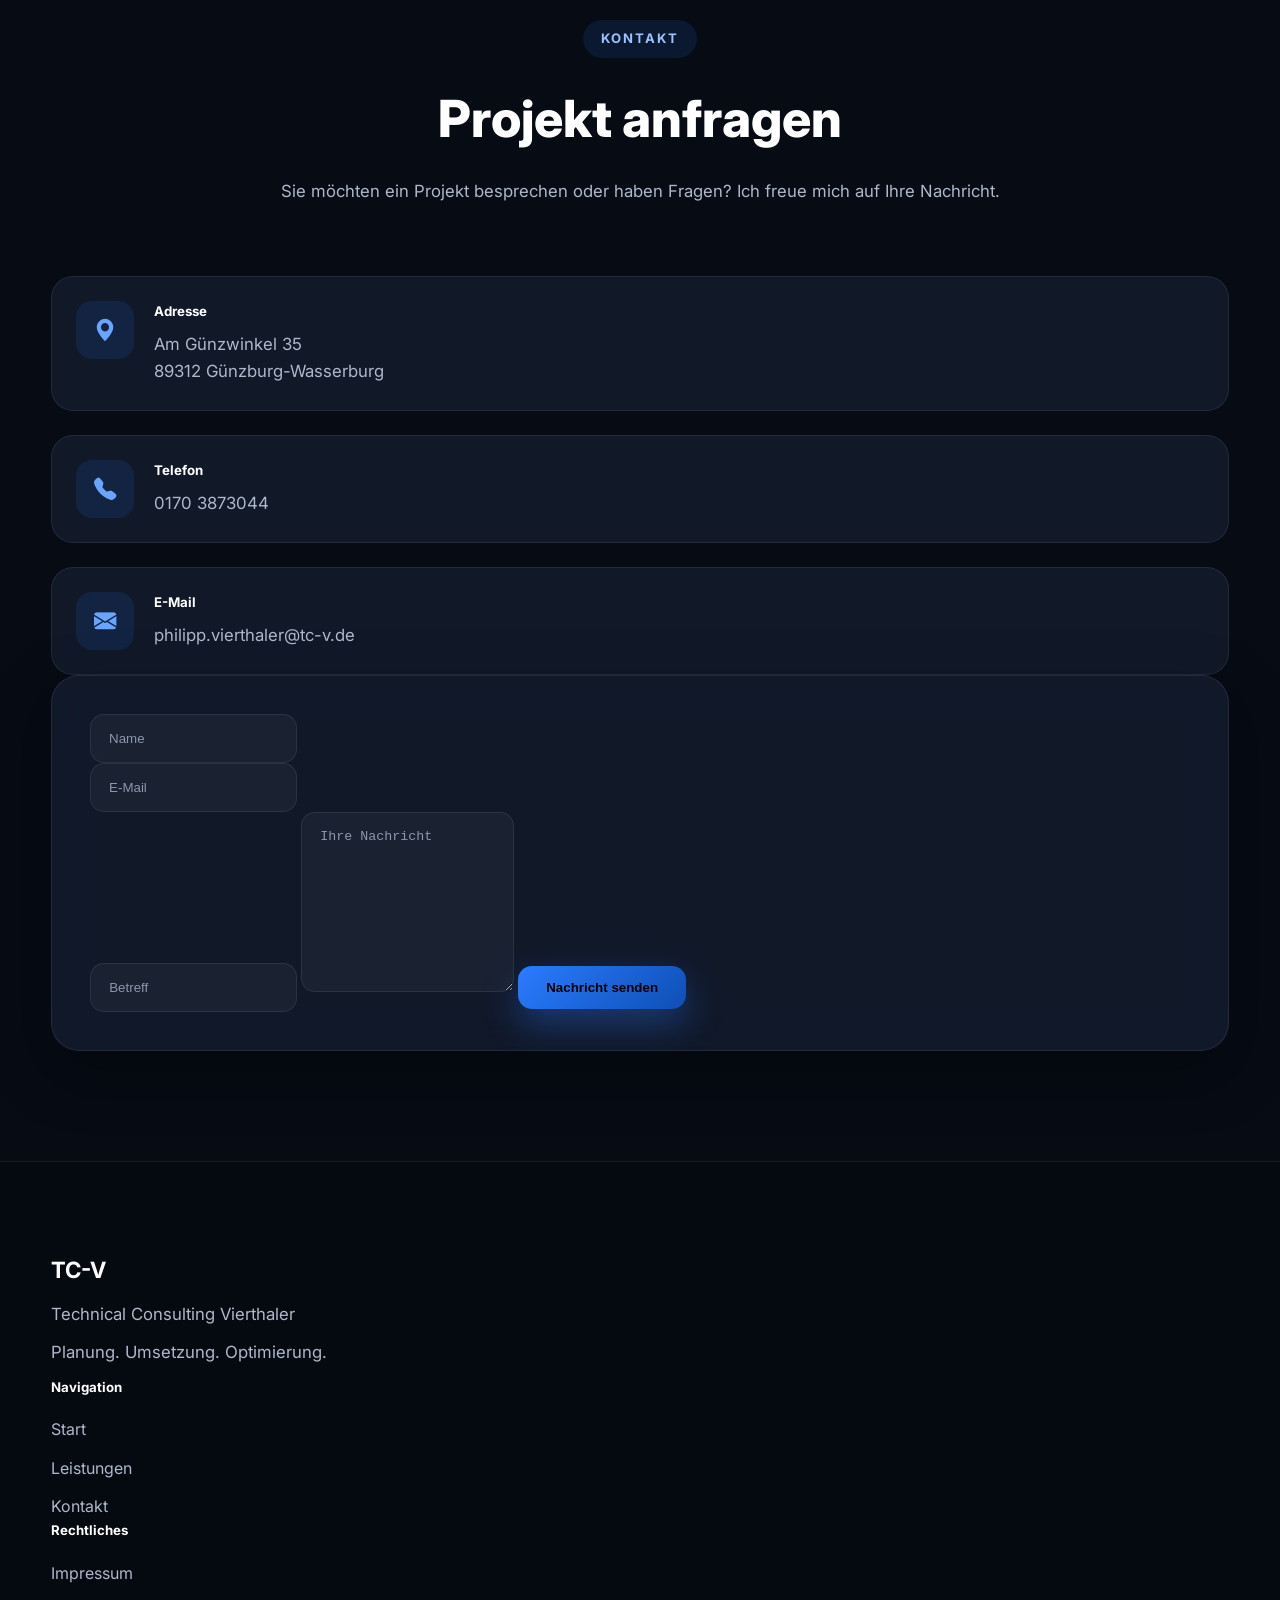
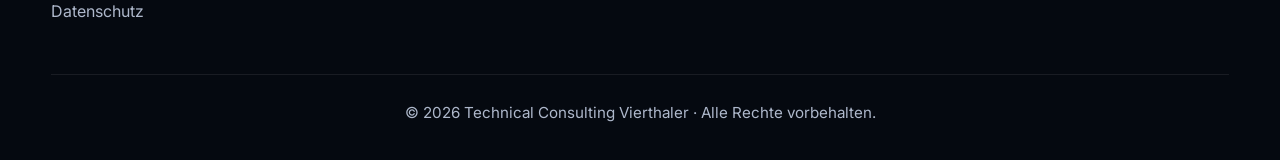
<file: tcv_index_v4.html>
<!DOCTYPE html>
<html lang="de">

<head>

    <meta charset="UTF-8">
    <meta name="viewport" content="width=device-width, initial-scale=1.0">

    <title>Technical Consulting Vierthaler | RF · Netzwerke · Glasfaser · Testlabore</title>

    <meta name="description"
        content="Technical Consulting Vierthaler unterstützt Unternehmen und Privatkunden bei RF-Technologie, Netzwerken, Glasfaserprojekten, Testlaboren und technischer Infrastruktur.">

    <meta name="keywords"
        content="RF, Netzwerke, Glasfaser, Testlabore, Smart Home, Netzwerkberatung, Günzburg">

    <meta name="author"
        content="Technical Consulting Vierthaler">

    <meta property="og:title"
        content="Technical Consulting Vierthaler">

    <meta property="og:description"
        content="Planung. Umsetzung. Optimierung.">

    <meta property="og:type"
        content="website">

    <meta property="og:locale"
        content="de_DE">

    <link rel="preconnect" href="https://fonts.googleapis.com">

    <link rel="preconnect" href="https://fonts.gstatic.com" crossorigin>

    <link href="https://fonts.googleapis.com/css2?family=Inter:wght@300;400;500;600;700;800;900&display=swap"
        rel="stylesheet">

    <link href="https://cdn.jsdelivr.net/npm/bootstrap-icons@1.13.1/font/bootstrap-icons.min.css"
        rel="stylesheet">

    <link href="css/style.css"
        rel="stylesheet">

</head>

<body>

<div id="progress-bar"></div>

<div class="background-grid"></div>

<div class="background-glow glow-left"></div>

<div class="background-glow glow-right"></div>

<header>

<nav class="navbar navbar-expand-lg">

<div class="container">

<a class="navbar-brand logo" href="#">

<div class="logo-icon">

TCV

</div>

<div class="logo-text">

<h4>

Technical Consulting

</h4>

<span>

Vierthaler

</span>

</div>

</a>

<button class="navbar-toggler"
        type="button"
        data-bs-toggle="collapse"
        data-bs-target="#navbar">

<i class="bi bi-list"></i>

</button>

<div class="collapse navbar-collapse justify-content-end"
     id="navbar">

<ul class="navbar-nav align-items-lg-center">

<li class="nav-item">

<a class="nav-link active"
   href="#start">

Start

</a>

</li>

<li class="nav-item">

<a class="nav-link"
   href="#leistungen">

Leistungen

</a>

</li>

<li class="nav-item">

<a class="nav-link"
   href="#unternehmen">

Unternehmen

</a>

</li>

<li class="nav-item">

<a class="nav-link"
   href="#privatkunden">

Privatkunden

</a>

</li>

<li class="nav-item">

<a class="nav-link"
   href="#kontakt">

Kontakt

</a>

</li>

<li class="nav-item ms-lg-4">

<a href="#kontakt"
   class="btn btn-primary">

Projekt anfragen

</a>

</li>

</ul>

</div>

</div>

</nav>

</header>

<main>

<!-- ===================================================== -->
<!-- HERO -->
<!-- ===================================================== -->

<section class="hero" id="start">

<div class="hero-network"></div>

<div class="container">

<div class="row align-items-center gy-5">

<div class="col-lg-7">

<span class="hero-tag">

RF • NETZWERKE • GLASFASER • TESTLABORE

</span>

<h1>

Technische Lösungen<br>

für Unternehmen<br>

und Privatkunden.

</h1>

<p>

Technical Consulting Vierthaler begleitet Projekte von der ersten Planung bis zur erfolgreichen Umsetzung. Der Fokus liegt auf RF-Technologie, Netzwerkinfrastruktur, Glasfaserprojekten, Testlaboren sowie modernen Heimnetzwerken und Smart-Home-Lösungen.

</p>

<div class="hero-buttons">

<a href="#kontakt"
   class="btn btn-primary btn-lg">

Projekt anfragen

</a>

<a href="#leistungen"
   class="btn btn-outline-light btn-lg">

Leistungen entdecken

</a>

</div>

</div>

<div class="col-lg-5">

<div class="hero-card">

<div class="hero-card-header">

<span>

TC-V

</span>

<p>

Technical Consulting Vierthaler

</p>

</div>

<div class="hero-card-body">

<div class="hero-item">

<i class="bi bi-broadcast-pin"></i>

<div>

<h5>RF-Technologie</h5>

<p>Planung & technische Beratung</p>

</div>

</div>

<div class="hero-item">

<i class="bi bi-diagram-3"></i>

<div>

<h5>Netzwerke</h5>

<p>Planung, Optimierung & Infrastruktur</p>

</div>

</div>
<div class="hero-item">

    <i class="bi bi-router"></i>

    <div>

        <h5>Glasfaser</h5>

        <p>Projektbegleitung & Infrastruktur</p>

    </div>

</div>

<div class="hero-item">

    <i class="bi bi-hdd-network"></i>

    <div>

        <h5>Testlabore</h5>

        <p>Aufbau, Umzug und Optimierung</p>

    </div>

</div>

<div class="hero-item">

    <i class="bi bi-house-gear"></i>

    <div>

        <h5>Smart Home</h5>

        <p>Moderne Heimnetzwerke & Automatisierung</p>

    </div>

</div>

</div>

</div>

</div>

</div>

</section>

<!-- ===================================================== -->
<!-- UNTERNEHMEN & PRIVATKUNDEN -->
<!-- ===================================================== -->

<section class="target-section">

<div class="container">

<div class="section-header">

<span>

UNSERE LEISTUNGEN

</span>

<h2>

Für Unternehmen und Privatkunden

</h2>

<p>

Individuelle technische Lösungen – von professionellen Infrastrukturprojekten bis hin zu modernen Heimnetzwerken.

</p>

</div>

<div class="row g-5">

<div class="col-lg-6" id="unternehmen">

<div class="target-card">

<div class="target-icon">

<i class="bi bi-building"></i>

</div>

<h3>

Unternehmen

</h3>

<p>

Planung, Umsetzung und Optimierung technischer Projekte im professionellen Umfeld.

</p>

<ul>

<li>

<i class="bi bi-check-circle-fill"></i>

Projektplanung

</li>

<li>

<i class="bi bi-check-circle-fill"></i>

Projektumsetzung

</li>

<li>

<i class="bi bi-check-circle-fill"></i>

RF-Technologie

</li>

<li>

<i class="bi bi-check-circle-fill"></i>

Glasfaserprojekte

</li>

<li>

<i class="bi bi-check-circle-fill"></i>

Netzwerke

</li>

<li>

<i class="bi bi-check-circle-fill"></i>

Netzwerkkonfiguration

</li>

<li>

<i class="bi bi-check-circle-fill"></i>

Aufbau von Testlaboren

</li>

<li>

<i class="bi bi-check-circle-fill"></i>

Umzüge von Testlaboren

</li>

<li>

<i class="bi bi-check-circle-fill"></i>

Umzüge von Serverinseln

</li>

<li>

<i class="bi bi-check-circle-fill"></i>

Technische Beratung

</li>

<li>

<i class="bi bi-check-circle-fill"></i>

Optimierung bestehender Infrastruktur

</li>

</ul>

</div>

</div>

<div class="col-lg-6" id="privatkunden">

<div class="target-card">

<div class="target-icon">

<i class="bi bi-house-door"></i>

</div>

<h3>

Privatkunden

</h3>

<p>

Moderne Netzwerk- und Smart-Home-Lösungen für Ihr Zuhause.

</p>

<ul>

<li>

<i class="bi bi-check-circle-fill"></i>

Heimnetzwerke

</li>

<li>

<i class="bi bi-check-circle-fill"></i>

WLAN-Optimierung

</li>

<li>

<i class="bi bi-check-circle-fill"></i>

Smart-Home-Konfiguration

</li>

<li>

<i class="bi bi-check-circle-fill"></i>

Smart-Home-Nachrüstung

</li>

<li>

<i class="bi bi-check-circle-fill"></i>

Netzwerkberatung

</li>

<li>

<i class="bi bi-check-circle-fill"></i>

Technische Unterstützung

</li>

</ul>

</div>

</div>

</div>

</div>

</section>

<!-- ===================================================== -->
<!-- LEISTUNGEN -->
<!-- ===================================================== -->

<section id="leistungen" class="services">

<div class="container">

<div class="section-header">

<span>

KOMPETENZEN

</span>

<h2>

Unsere Leistungen

</h2>

<p>

Von der Planung bis zur erfolgreichen Umsetzung begleiten wir Ihr Projekt mit technischem Know-how und praxisorientierten Lösungen.

</p>

</div>

<div class="row g-4">
    <div class="col-lg-4 col-md-6">

    <div class="service-card">

        <div class="service-icon">

            <i class="bi bi-clipboard-data"></i>

        </div>

        <h3>Projektplanung</h3>

        <p>

            Individuelle Planung technischer Projekte – strukturiert,
            effizient und auf Ihre Anforderungen abgestimmt.

        </p>

        <ul>

            <li><i class="bi bi-check2"></i>Bedarfsanalyse</li>
            <li><i class="bi bi-check2"></i>Projektkonzeption</li>
            <li><i class="bi bi-check2"></i>Technische Dokumentation</li>

        </ul>

    </div>

</div>

<div class="col-lg-4 col-md-6">

    <div class="service-card">

        <div class="service-icon">

            <i class="bi bi-cpu"></i>

        </div>

        <h3>RF-Technologie</h3>

        <p>

            Unterstützung bei technischen Projekten rund um
            moderne RF- und Mobilfunktechnik.

        </p>

        <ul>

            <li><i class="bi bi-check2"></i>Technische Beratung</li>
            <li><i class="bi bi-check2"></i>Projektunterstützung</li>
            <li><i class="bi bi-check2"></i>Optimierung</li>

        </ul>

    </div>

</div>

<div class="col-lg-4 col-md-6">

    <div class="service-card">

        <div class="service-icon">

            <i class="bi bi-diagram-3"></i>

        </div>

        <h3>Netzwerke</h3>

        <p>

            Planung, Erweiterung und Optimierung moderner
            Netzwerkinfrastrukturen.

        </p>

        <ul>

            <li><i class="bi bi-check2"></i>LAN</li>
            <li><i class="bi bi-check2"></i>Netzwerkkonfiguration</li>
            <li><i class="bi bi-check2"></i>Optimierung</li>

        </ul>

    </div>

</div>

<div class="col-lg-4 col-md-6">

    <div class="service-card">

        <div class="service-icon">

            <i class="bi bi-router"></i>

        </div>

        <h3>Glasfaser</h3>

        <p>

            Technische Unterstützung und Projektbegleitung
            im Glasfaserbereich.

        </p>

        <ul>

            <li><i class="bi bi-check2"></i>Projektbegleitung</li>
            <li><i class="bi bi-check2"></i>Infrastruktur</li>
            <li><i class="bi bi-check2"></i>Technische Beratung</li>

        </ul>

    </div>

</div>

<div class="col-lg-4 col-md-6">

    <div class="service-card">

        <div class="service-icon">

            <i class="bi bi-hdd-network"></i>

        </div>

        <h3>Testlabore</h3>

        <p>

            Planung, Aufbau und Umzug technischer
            Testumgebungen.

        </p>

        <ul>

            <li><i class="bi bi-check2"></i>Aufbau</li>
            <li><i class="bi bi-check2"></i>Umzug</li>
            <li><i class="bi bi-check2"></i>Optimierung</li>

        </ul>

    </div>

</div>

<div class="col-lg-4 col-md-6">

    <div class="service-card">

        <div class="service-icon">

            <i class="bi bi-lightbulb"></i>

        </div>

        <h3>Technische Beratung</h3>

        <p>

            Praxisorientierte Beratung für Unternehmen
            und Privatkunden.

        </p>

        <ul>

            <li><i class="bi bi-check2"></i>Analyse</li>
            <li><i class="bi bi-check2"></i>Lösungsfindung</li>
            <li><i class="bi bi-check2"></i>Optimierung</li>

        </ul>

    </div>

</div>

</div>

</div>

</section>

<!-- ===================================================== -->
<!-- PROJEKTABLAUF -->
<!-- ===================================================== -->

<section class="workflow">

<div class="container">

<div class="section-header">

<span>

ABLAUF

</span>

<h2>

So läuft ein Projekt ab

</h2>

<p>

Von der ersten Anfrage bis zur erfolgreichen Umsetzung –
transparent, strukturiert und zuverlässig.

</p>

</div>

<div class="workflow-grid">

<div class="workflow-card">

<div class="workflow-number">

01

</div>

<h3>

Anfrage

</h3>

<p>

Sie schildern Ihr Projekt und Ihre Anforderungen.

</p>

</div>

<div class="workflow-card">

<div class="workflow-number">

02

</div>

<h3>

Planung

</h3>

<p>

Gemeinsam entwickeln wir eine passende technische Lösung.

</p>

</div>

<div class="workflow-card">

<div class="workflow-number">

03

</div>

<h3>

Umsetzung

</h3>

<p>

Professionelle und strukturierte Durchführung Ihres Projekts.

</p>

</div>

<div class="workflow-card">

<div class="workflow-number">

04

</div>

<h3>

Abschluss

</h3>

<p>

Kontrolle, Übergabe und erfolgreiche Fertigstellung.

</p>

</div>

</div>

</div>

</section>
<!-- ===================================================== -->
<!-- WARUM TC-V -->
<!-- ===================================================== -->

<section class="why-us">

    <div class="container">

        <div class="section-header">

            <span>WARUM TC-V</span>

            <h2>Warum Technical Consulting Vierthaler?</h2>

            <p>

                Persönliche Betreuung, technische Kompetenz und praxisnahe
                Lösungen stehen bei jedem Projekt im Mittelpunkt.

            </p>

        </div>

        <div class="row g-4">

            <div class="col-lg-3 col-md-6">

                <div class="feature-card">

                    <i class="bi bi-person-check-fill"></i>

                    <h4>Persönlich</h4>

                    <p>

                        Direkter Ansprechpartner vom ersten Gespräch bis zum
                        Projektabschluss.

                    </p>

                </div>

            </div>

            <div class="col-lg-3 col-md-6">

                <div class="feature-card">

                    <i class="bi bi-cpu-fill"></i>

                    <h4>Technisch</h4>

                    <p>

                        Erfahrung in RF-Technologie, Netzwerken,
                        Infrastruktur und Testumgebungen.

                    </p>

                </div>

            </div>

            <div class="col-lg-3 col-md-6">

                <div class="feature-card">

                    <i class="bi bi-shield-check"></i>

                    <h4>Zuverlässig</h4>

                    <p>

                        Strukturierte Planung und professionelle Umsetzung.

                    </p>

                </div>

            </div>

            <div class="col-lg-3 col-md-6">

                <div class="feature-card">

                    <i class="bi bi-stars"></i>

                    <h4>Individuell</h4>

                    <p>

                        Jede Lösung wird an Ihr Projekt angepasst.

                    </p>

                </div>

            </div>

        </div>

    </div>

</section>

<!-- ===================================================== -->
<!-- ÜBER TC-V -->
<!-- ===================================================== -->

<section class="about">

    <div class="container">

        <div class="row align-items-center g-5">

            <div class="col-lg-6">

                <span class="section-badge">

                    ÜBER TC-V

                </span>

                <h2>

                    Technical Consulting Vierthaler

                </h2>

                <p>

                    Technical Consulting Vierthaler unterstützt Unternehmen
                    und Privatkunden bei technischen Projekten in den Bereichen
                    RF-Technologie, Netzwerke, Glasfaser, Testlabore und moderne
                    Infrastruktur.

                </p>

                <p>

                    Ziel ist es, individuelle Lösungen zu entwickeln,
                    Projekte effizient umzusetzen und technische Prozesse
                    nachhaltig zu optimieren.

                </p>

                <div class="about-features">

                    <div class="about-feature">

                        <i class="bi bi-check-circle-fill"></i>

                        Individuelle Projektplanung

                    </div>

                    <div class="about-feature">

                        <i class="bi bi-check-circle-fill"></i>

                        Persönliche Beratung

                    </div>

                    <div class="about-feature">

                        <i class="bi bi-check-circle-fill"></i>

                        Praxisorientierte Lösungen

                    </div>

                    <div class="about-feature">

                        <i class="bi bi-check-circle-fill"></i>

                        Zuverlässige Umsetzung

                    </div>

                </div>

            </div>

            <div class="col-lg-6">

                <div class="about-card">

                    <div class="about-card-header">

                        <i class="bi bi-diagram-3-fill"></i>

                        Kompetenzbereiche

                    </div>

                    <div class="about-stat">

                        <h3>Unternehmen</h3>

                        <p>RF · Netzwerke · Glasfaser · Testlabore</p>

                    </div>

                    <div class="about-stat">

                        <h3>Privatkunden</h3>

                        <p>Heimnetzwerke · WLAN · Smart Home</p>

                    </div>

                    <div class="about-stat">

                        <h3>Arbeitsweise</h3>

                        <p>Planung · Umsetzung · Optimierung</p>

                    </div>

                </div>

            </div>

        </div>

    </div>

</section>

<!-- ===================================================== -->
<!-- KONTAKT -->
<!-- ===================================================== -->

<section id="kontakt" class="contact">

    <div class="container">

        <div class="section-header">

            <span>KONTAKT</span>

            <h2>Projekt anfragen</h2>

            <p>

                Sie möchten ein Projekt besprechen oder haben Fragen?
                Ich freue mich auf Ihre Nachricht.

            </p>

        </div>

        <div class="row g-5">

            <div class="col-lg-5">

                <div class="contact-info">

                    <div class="contact-item">

                        <i class="bi bi-geo-alt-fill"></i>

                        <div>

                            <h5>Adresse</h5>

                            <p>

                                Am Günzwinkel 35<br>
                                89312 Günzburg-Wasserburg

                            </p>

                        </div>

                    </div>

                    <div class="contact-item">

                        <i class="bi bi-telephone-fill"></i>

                        <div>

                            <h5>Telefon</h5>

                            <p>

                                0170 3873044

                            </p>

                        </div>

                    </div>

                    <div class="contact-item">

                        <i class="bi bi-envelope-fill"></i>

                        <div>

                            <h5>E-Mail</h5>

                            <p>

                                philipp.vierthaler@tc-v.de

                            </p>

                        </div>

                    </div>

                </div>

            </div>

            <div class="col-lg-7">

                <form class="contact-form" action="php/contact.php" method="POST">

                    <div class="row">

                        <div class="col-md-6">

                            <input
                                type="text"
                                class="form-control"
                                name="name"
                                placeholder="Name"
                                required>

                        </div>

                        <div class="col-md-6">

                            <input
                                type="email"
                                class="form-control"
                                name="email"
                                placeholder="E-Mail"
                                required>

                        </div>

                    </div>

                    <input
                        type="text"
                        class="form-control mt-3"
                        name="subject"
                        placeholder="Betreff"
                        required>

                    <textarea
                        class="form-control mt-3"
                        rows="6"
                        name="message"
                        placeholder="Ihre Nachricht"
                        required></textarea>

                    <button
                        class="btn btn-primary btn-lg mt-4"
                        type="submit">

                        Nachricht senden

                    </button>

                </form>

            </div>

        </div>

    </div>

</section>

<!-- ===================================================== -->
<!-- FOOTER -->
<!-- ===================================================== -->

<footer>

    <div class="container">

        <div class="row gy-4">

            <div class="col-lg-5">

                <h3>TC-V</h3>

                <p>

                    Technical Consulting Vierthaler

                </p>

                <p>

                    Planung. Umsetzung. Optimierung.

                </p>

            </div>

            <div class="col-lg-3">

                <h5>Navigation</h5>

                <ul>

                    <li><a href="#start">Start</a></li>
                    <li><a href="#leistungen">Leistungen</a></li>
                    <li><a href="#kontakt">Kontakt</a></li>

                </ul>

            </div>

            <div class="col-lg-4">

                <h5>Rechtliches</h5>

                <ul>

                    <li><a href="impressum.html">Impressum</a></li>
                    <li><a href="datenschutz.html">Datenschutz</a></li>

                </ul>

            </div>

        </div>

        <hr>

        <div class="footer-bottom">

            <p>

                © 2026 Technical Consulting Vierthaler · Alle Rechte vorbehalten.

            </p>

        </div>

    </div>

</footer>

</main>

<script src="https://cdn.jsdelivr.net/npm/bootstrap@5.3.7/dist/js/bootstrap.bundle.min.js"></script>

<script src="js/script.js"></script>

</body>

</html>
</file>
<file: css/style.css>
/* ==========================================================
   Technical Consulting Vierthaler
   Version 2.0
========================================================== */

:root {

    --primary: #2b7cff;
    --primary-light: #69a5ff;
    --primary-dark: #0e4fb5;

    --bg: #060b14;
    --bg-secondary: #0d1626;
    --surface: rgba(20, 29, 47, .82);

    --border: rgba(255,255,255,.08);

    --text: #ffffff;
    --text-secondary: #aeb8cb;

    --success: #41d67c;

    --shadow:
        0 20px 60px rgba(0,0,0,.35);

    --radius: 18px;

    --transition: .35s ease;

    --container: 1320px;

}

/* ==========================================================
   RESET
========================================================== */

*{

    margin:0;
    padding:0;
    box-sizing:border-box;

}

html{

    scroll-behavior:smooth;

}

body{

    font-family:"Inter",sans-serif;

    background:var(--bg);

    color:var(--text);

    overflow-x:hidden;

    line-height:1.65;

}

img{

    max-width:100%;
    display:block;

}

a{

    text-decoration:none;

}

ul{

    list-style:none;

}

section{

    position:relative;

    padding:110px 0;

}

.container{

    width:min(var(--container),92%);

    margin:auto;

}

/* ==========================================================
   SCROLLBAR
========================================================== */

::-webkit-scrollbar{

    width:11px;

}

::-webkit-scrollbar-track{

    background:#07111d;

}

::-webkit-scrollbar-thumb{

    background:linear-gradient(
        180deg,
        var(--primary),
        var(--primary-dark)
    );

    border-radius:20px;

}

/* ==========================================================
   BACKGROUND
========================================================== */

body::before{

    content:"";

    position:fixed;

    inset:0;

    background:

        radial-gradient(circle at 15% 20%,
        rgba(43,124,255,.14),
        transparent 40%),

        radial-gradient(circle at 90% 15%,
        rgba(43,124,255,.12),
        transparent 35%),

        radial-gradient(circle at 70% 85%,
        rgba(43,124,255,.08),
        transparent 40%);

    z-index:-3;

}

.background-grid{

    position:fixed;

    inset:0;

    background-image:

        linear-gradient(rgba(255,255,255,.03) 1px, transparent 1px),

        linear-gradient(90deg,
        rgba(255,255,255,.03) 1px,
        transparent 1px);

    background-size:55px 55px;

    opacity:.35;

    z-index:-2;

}

.background-glow{

    position:fixed;

    width:520px;

    height:520px;

    border-radius:50%;

    filter:blur(120px);

    z-index:-1;

    pointer-events:none;

}

.glow-left{

    left:-180px;

    top:80px;

    background:#1d67ff33;

}

.glow-right{

    right:-180px;

    bottom:-120px;

    background:#458dff2d;

}

/* ==========================================================
   PROGRESS BAR
========================================================== */

#progress-bar{

    position:fixed;

    left:0;

    top:0;

    height:4px;

    width:0;

    background:linear-gradient(
        90deg,
        var(--primary),
        #7cb2ff);

    z-index:9999;

}

/* ==========================================================
   TYPOGRAPHY
========================================================== */

h1{

    font-size:clamp(3rem,6vw,5.3rem);

    line-height:1.05;

    font-weight:800;

    letter-spacing:-2px;

    margin-bottom:28px;

}

h2{

    font-size:clamp(2.2rem,4vw,3.4rem);

    font-weight:800;

    margin-bottom:18px;

}

h3{

    font-size:1.4rem;

    font-weight:700;

    margin-bottom:16px;

}

h4{

    font-size:1.1rem;

    font-weight:700;

}

p{

    color:var(--text-secondary);

    font-size:1.05rem;

}

.section-header{

    max-width:760px;

    margin:0 auto 70px;

    text-align:center;

}

.section-header span{

    display:inline-flex;

    padding:8px 18px;

    border-radius:50px;

    background:rgba(43,124,255,.12);

    color:#9dc2ff;

    font-size:.82rem;

    letter-spacing:2px;

    font-weight:700;

    margin-bottom:18px;

}
/* ==========================================================
   NAVIGATION
========================================================== */

header{

    position:fixed;

    top:0;
    left:0;

    width:100%;

    z-index:1000;

    transition:var(--transition);

}

header.scrolled{

    background:rgba(8,14,24,.82);

    backdrop-filter:blur(18px);

    border-bottom:1px solid var(--border);

}

.navbar{

    padding:20px 0;

}

.logo{

    display:flex;

    align-items:center;

    gap:16px;

}

.logo-icon{
.logo-icon img{
    width:100%;
    height:100%;
    object-fit:contain;
}
    width:56px;

    height:56px;

    border-radius:16px;

    background:linear-gradient(
        135deg,
        var(--primary),
        var(--primary-dark)
    );

    display:flex;

    align-items:center;

    justify-content:center;

    font-weight:800;

    color:#fff;

    letter-spacing:1px;

    box-shadow:
        0 12px 35px rgba(43,124,255,.35);

}

.logo-text h4{

    margin:0;

    color:#fff;

}

.logo-text span{

    color:var(--text-secondary);

    font-size:.9rem;

}

.navbar-nav{

    gap:10px;

}

.nav-link{

    color:var(--text-secondary);

    font-weight:600;

    transition:var(--transition);

    position:relative;

    padding:10px 14px !important;

}

.nav-link:hover,

.nav-link.active{

    color:#fff;

}

.nav-link::after{

    content:"";

    position:absolute;

    left:14px;

    bottom:5px;

    width:0;

    height:2px;

    background:var(--primary);

    transition:var(--transition);

}

.nav-link:hover::after,

.nav-link.active::after{

    width:calc(100% - 28px);

}

.navbar-toggler{

    border:none;

    color:#fff;

    font-size:1.8rem;

    box-shadow:none !important;

}

/* ==========================================================
   BUTTONS
========================================================== */

.btn{

    border-radius:14px;

    padding:14px 28px;

    font-weight:700;

    transition:all .3s ease;

}

.btn-primary{

    background:linear-gradient(
        135deg,
        var(--primary),
        var(--primary-dark)
    );

    border:none;

    box-shadow:
        0 15px 35px rgba(43,124,255,.35);

}

.btn-primary:hover{

    transform:translateY(-3px);

    box-shadow:
        0 22px 45px rgba(43,124,255,.45);

}

.btn-outline-light{

    border:1px solid rgba(255,255,255,.18);

    background:rgba(255,255,255,.04);

    backdrop-filter:blur(14px);

}

.btn-outline-light:hover{

    background:rgba(255,255,255,.08);

    transform:translateY(-3px);

}

/* ==========================================================
   HERO
========================================================== */

.hero{

    min-height:100vh;

    display:flex;

    align-items:center;

    overflow:hidden;

    padding-top:140px;

}

.hero-network{

    position:absolute;

    inset:0;

    background:

        radial-gradient(circle at 30% 40%,
        rgba(43,124,255,.12),
        transparent 25%),

        radial-gradient(circle at 75% 60%,
        rgba(43,124,255,.08),
        transparent 30%);

    opacity:.9;

    pointer-events:none;

}

.hero-tag{

    display:inline-flex;

    align-items:center;

    gap:10px;

    padding:10px 18px;

    border-radius:50px;

    background:rgba(43,124,255,.12);

    border:1px solid rgba(43,124,255,.22);

    color:#9dc2ff;

    font-size:.85rem;

    letter-spacing:2px;

    font-weight:700;

    margin-bottom:28px;

}

.hero p{

    max-width:650px;

    font-size:1.15rem;

    margin-bottom:38px;

}

.hero-buttons{

    display:flex;

    gap:18px;

    flex-wrap:wrap;

}

/* ==========================================================
   HERO CARD
========================================================== */

.hero-card{

    background:var(--surface);

    backdrop-filter:blur(24px);

    border:1px solid var(--border);

    border-radius:28px;

    padding:34px;

    box-shadow:var(--shadow);

}

.hero-card-header{

    margin-bottom:28px;

}

.hero-card-header span{

    font-size:2rem;

    font-weight:800;

    color:#fff;

}

.hero-card-header p{

    margin-top:6px;

}

.hero-item{

    display:flex;

    align-items:flex-start;

    gap:18px;

    padding:18px 0;

    border-bottom:1px solid rgba(255,255,255,.06);

}

.hero-item:last-child{

    border-bottom:none;

}

.hero-item i{

    width:52px;

    height:52px;

    border-radius:14px;

    display:flex;

    align-items:center;

    justify-content:center;

    background:rgba(43,124,255,.12);

    color:var(--primary-light);

    font-size:1.4rem;

    flex-shrink:0;

}

.hero-item h5{

    color:#fff;

    margin-bottom:4px;

}

.hero-item p{

    margin:0;

    font-size:.95rem;

}
/* ==========================================================
   UNTERNEHMEN / PRIVATKUNDEN
========================================================== */

.target-section{

    position:relative;

}

.target-card{

    height:100%;

    background:var(--surface);

    border:1px solid var(--border);

    border-radius:28px;

    padding:40px;

    backdrop-filter:blur(22px);

    transition:var(--transition);

    box-shadow:var(--shadow);

}

.target-card:hover{

    transform:translateY(-10px);

    border-color:rgba(43,124,255,.35);

    box-shadow:
        0 30px 70px rgba(0,0,0,.45);

}

.target-icon{

    width:74px;

    height:74px;

    border-radius:20px;

    display:flex;

    align-items:center;

    justify-content:center;

    margin-bottom:28px;

    background:linear-gradient(
        135deg,
        rgba(43,124,255,.22),
        rgba(43,124,255,.08)
    );

}

.target-icon i{

    font-size:2rem;

    color:var(--primary-light);

}

.target-card h3{

    margin-bottom:18px;

}

.target-card p{

    margin-bottom:30px;

}

.target-card ul{

    display:flex;

    flex-direction:column;

    gap:16px;

}

.target-card li{

    display:flex;

    align-items:center;

    gap:14px;

    color:#fff;

}

.target-card li i{

    color:var(--success);

    font-size:1.05rem;

}

/* ==========================================================
   LEISTUNGSKARTEN
========================================================== */

.service-card{

    height:100%;

    background:var(--surface);

    border:1px solid var(--border);

    border-radius:26px;

    padding:34px;

    transition:var(--transition);

    backdrop-filter:blur(22px);

    overflow:hidden;

    position:relative;

}

.service-card::before{

    content:"";

    position:absolute;

    left:0;

    top:0;

    width:100%;

    height:4px;

    background:linear-gradient(
        90deg,
        var(--primary),
        var(--primary-light)
    );

    transform:scaleX(0);

    transform-origin:left;

    transition:.35s;

}

.service-card:hover{

    transform:translateY(-10px);

    border-color:rgba(43,124,255,.30);

    box-shadow:
        0 25px 55px rgba(0,0,0,.35);

}

.service-card:hover::before{

    transform:scaleX(1);

}

.service-icon{

    width:68px;

    height:68px;

    border-radius:18px;

    display:flex;

    align-items:center;

    justify-content:center;

    margin-bottom:24px;

    background:rgba(43,124,255,.10);

}

.service-icon i{

    font-size:1.9rem;

    color:var(--primary-light);

}

.service-card p{

    margin-bottom:22px;

}

.service-card ul{

    display:flex;

    flex-direction:column;

    gap:12px;

}

.service-card li{

    display:flex;

    align-items:center;

    gap:12px;

    color:#fff;

    font-size:.96rem;

}

.service-card li i{

    color:var(--primary-light);

}

/* ==========================================================
   WORKFLOW
========================================================== */

.workflow{

    position:relative;

}

.workflow-grid{

    display:grid;

    grid-template-columns:repeat(4,1fr);

    gap:30px;

}

.workflow-card{

    position:relative;

    background:var(--surface);

    border:1px solid var(--border);

    border-radius:24px;

    padding:40px 28px;

    text-align:center;

    transition:var(--transition);

}

.workflow-card:hover{

    transform:translateY(-8px);

    border-color:rgba(43,124,255,.35);

}

.workflow-number{

    width:72px;

    height:72px;

    margin:0 auto 26px;

    border-radius:50%;

    display:flex;

    align-items:center;

    justify-content:center;

    font-size:1.4rem;

    font-weight:800;

    color:#fff;

    background:linear-gradient(
        135deg,
        var(--primary),
        var(--primary-dark)
    );

    box-shadow:
        0 15px 35px rgba(43,124,255,.35);

}

.workflow-card h3{

    margin-bottom:16px;

}

.workflow-card p{

    margin:0;

}

/* ==========================================================
   HOVER-EFFEKTE
========================================================== */

.target-card,
.service-card,
.workflow-card{

    will-change:transform;

}

.target-card:hover .target-icon,

.service-card:hover .service-icon{

    transform:rotate(-6deg) scale(1.08);

}

.target-icon,
.service-icon{

    transition:var(--transition);

}
/* ==========================================================
   WARUM TC-V
========================================================== */

.why-us{

    position:relative;

}

.feature-card{

    height:100%;

    background:var(--surface);

    border:1px solid var(--border);

    border-radius:24px;

    padding:36px 30px;

    text-align:center;

    transition:var(--transition);

    backdrop-filter:blur(20px);

}

.feature-card:hover{

    transform:translateY(-10px);

    border-color:rgba(43,124,255,.35);

    box-shadow:0 25px 60px rgba(0,0,0,.35);

}

.feature-card i{

    font-size:2.4rem;

    color:var(--primary);

    margin-bottom:22px;

}

.feature-card h4{

    margin-bottom:14px;

}

.feature-card p{

    margin:0;

}

/* ==========================================================
   ABOUT
========================================================== */

.about{

    position:relative;

}

.section-badge{

    display:inline-block;

    padding:8px 18px;

    border-radius:999px;

    background:rgba(43,124,255,.12);

    color:var(--primary-light);

    letter-spacing:2px;

    font-size:.82rem;

    font-weight:700;

    margin-bottom:20px;

}

.about p{

    margin-bottom:18px;

}

.about-features{

    display:grid;

    grid-template-columns:repeat(2,1fr);

    gap:18px;

    margin-top:35px;

}

.about-feature{

    display:flex;

    align-items:center;

    gap:12px;

    color:#fff;

    font-weight:500;

}

.about-feature i{

    color:var(--success);

    font-size:1.1rem;

}

.about-card{

    background:var(--surface);

    border:1px solid var(--border);

    border-radius:28px;

    padding:40px;

    backdrop-filter:blur(22px);

    box-shadow:var(--shadow);

}

.about-card-header{

    display:flex;

    align-items:center;

    gap:14px;

    font-size:1.25rem;

    font-weight:700;

    margin-bottom:35px;

}

.about-card-header i{

    color:var(--primary);

    font-size:1.5rem;

}

.about-stat{

    padding:20px 0;

    border-bottom:1px solid rgba(255,255,255,.08);

}

.about-stat:last-child{

    border-bottom:none;

}

.about-stat h3{

    margin-bottom:8px;

}

/* ==========================================================
   CONTACT
========================================================== */

.contact{

    position:relative;

}

.contact-info{

    display:flex;

    flex-direction:column;

    gap:24px;

}

.contact-item{

    display:flex;

    align-items:flex-start;

    gap:20px;

    padding:24px;

    background:var(--surface);

    border:1px solid var(--border);

    border-radius:22px;

    transition:var(--transition);

}

.contact-item:hover{

    transform:translateY(-6px);

    border-color:rgba(43,124,255,.30);

}

.contact-item i{

    width:58px;

    height:58px;

    border-radius:16px;

    display:flex;

    align-items:center;

    justify-content:center;

    background:rgba(43,124,255,.12);

    color:var(--primary-light);

    font-size:1.4rem;

    flex-shrink:0;

}

.contact-item h5{

    margin-bottom:8px;

}

.contact-item p{

    margin:0;

}

.contact-form{

    background:var(--surface);

    border:1px solid var(--border);

    border-radius:28px;

    padding:38px;

    backdrop-filter:blur(22px);

    box-shadow:var(--shadow);

}

.contact-form .form-control{

    background:rgba(255,255,255,.04);

    border:1px solid rgba(255,255,255,.08);

    color:#fff;

    border-radius:14px;

    padding:16px 18px;

    transition:var(--transition);

}

.contact-form .form-control:focus{

    background:rgba(255,255,255,.06);

    color:#fff;

    border-color:var(--primary);

    box-shadow:0 0 0 .2rem rgba(43,124,255,.15);

}

.contact-form .form-control::placeholder{

    color:#8b97ad;

}

textarea.form-control{

    resize:vertical;

    min-height:180px;

}
/* ==========================================================
   FOOTER
========================================================== */

footer{

    padding:90px 0 35px;

    background:#050910;

    border-top:1px solid rgba(255,255,255,.08);

}

footer h3{

    color:#fff;

    margin-bottom:12px;

}

footer h5{

    margin-bottom:18px;

    color:#fff;

}

footer p{

    margin-bottom:10px;

}

footer ul{

    display:flex;

    flex-direction:column;

    gap:12px;

}

footer a{

    color:var(--text-secondary);

    transition:var(--transition);

}

footer a:hover{

    color:var(--primary-light);

    padding-left:8px;

}

footer hr{

    border:none;

    height:1px;

    background:rgba(255,255,255,.08);

    margin:50px 0 25px;

}

.footer-bottom{

    text-align:center;

}

.footer-bottom p{

    margin:0;

    font-size:.95rem;

}

/* ==========================================================
   REVEAL ANIMATIONEN
========================================================== */

.reveal{

    opacity:0;

    transform:translateY(50px);

    transition:
        opacity .8s ease,
        transform .8s ease;

}

.reveal.active{

    opacity:1;

    transform:translateY(0);

}

/* ==========================================================
   SANFTE HOVER-EFFEKTE
========================================================== */

.hero-card,
.target-card,
.service-card,
.workflow-card,
.feature-card,
.about-card,
.contact-form,
.contact-item{

    transition:
        transform .35s ease,
        box-shadow .35s ease,
        border-color .35s ease;

}

.hero-card:hover,
.about-card:hover,
.contact-form:hover{

    transform:translateY(-6px);

    border-color:rgba(43,124,255,.30);

    box-shadow:
        0 30px 70px rgba(0,0,0,.45);

}

/* ==========================================================
   SELECTION
========================================================== */

::selection{

    background:rgba(43,124,255,.35);

    color:#fff;

}

/* ==========================================================
   FOCUS
========================================================== */

button:focus,
input:focus,
textarea:focus,
a:focus{

    outline:none;

}

/* ==========================================================
   RESPONSIVE
========================================================== */

@media (max-width:1200px){

    .workflow-grid{

        grid-template-columns:repeat(2,1fr);

    }

}

@media (max-width:992px){

    section{

        padding:90px 0;

    }

    .hero{

        min-height:auto;

        padding-top:140px;
        padding-bottom:80px;

    }

    .hero-card{

        margin-top:30px;

    }

    .navbar-collapse{

    margin-top:20px;

    padding:24px;

    border-radius:22px;

    background:rgba(8,14,24,.98);

    border:1px solid rgba(255,255,255,.08);

    box-shadow:
        0 25px 60px rgba(0,0,0,.45);

}


.navbar-nav{

    gap:8px;

}


.navbar-nav .nav-link{

    padding:14px 16px !important;

}

    }

    .about-features{

        grid-template-columns:1fr;

    }

}

@media (max-width:768px){

    h1{

        font-size:2.8rem;

    }

    h2{

        font-size:2rem;

    }
.hero{

    padding-top:120px;

}


.hero p{

    font-size:1rem;

}


.hero-buttons{

    gap:14px;

}


.hero-buttons .btn{

    width:100%;

}


.hero-card{

    padding:24px;

}


.hero-card-header span{

    font-size:1.6rem;

}
    .workflow-grid{

        grid-template-columns:1fr;

    }

    .hero-buttons{

        flex-direction:column;

    }

    .btn{

        width:100%;

    }

    .target-card,
    .service-card,
    .feature-card,
    .about-card,
    .contact-form{

        padding:28px;

    }

}

@media (max-width:576px){

    section{

        padding:70px 0;

    }

    .logo-icon{

        width:48px;
        height:48px;

        font-size:.9rem;

    }

    .logo-text h4{

        font-size:1rem;

    }

    .hero-tag{

        font-size:.72rem;

        letter-spacing:1px;

    }

    .hero-item{

        gap:14px;

    }

    .hero-item i{

        width:46px;

        height:46px;

        font-size:1.2rem;

    }

    .contact-item{

        flex-direction:column;

        align-items:flex-start;

    }

}

/* ==========================================================
   ENDE
========================================================== */
/* ==========================================================
   FORM STATUS MELDUNGEN
========================================================== */

#form-message{
    margin-bottom:30px;
}

#form-message .alert{

    border-radius:18px;
    padding:20px 24px;

    background:rgba(255,255,255,.05);

    border:1px solid rgba(255,255,255,.12);

    color:#ffffff;

    backdrop-filter:blur(15px);

    font-weight:600;

}


#form-message .alert-success{

    border-color:rgba(65,214,124,.35);

}


#form-message .alert-danger{

    border-color:rgba(255,80,80,.35);

}
/* ==========================================================
   PERFORMANCE OPTIMIERUNG
========================================================== */

img{

    height:auto;

}


.hero,
.hero-card,
.target-card,
.service-card,
.workflow-card,
.feature-card{

    transform:translateZ(0);

}
</file>
